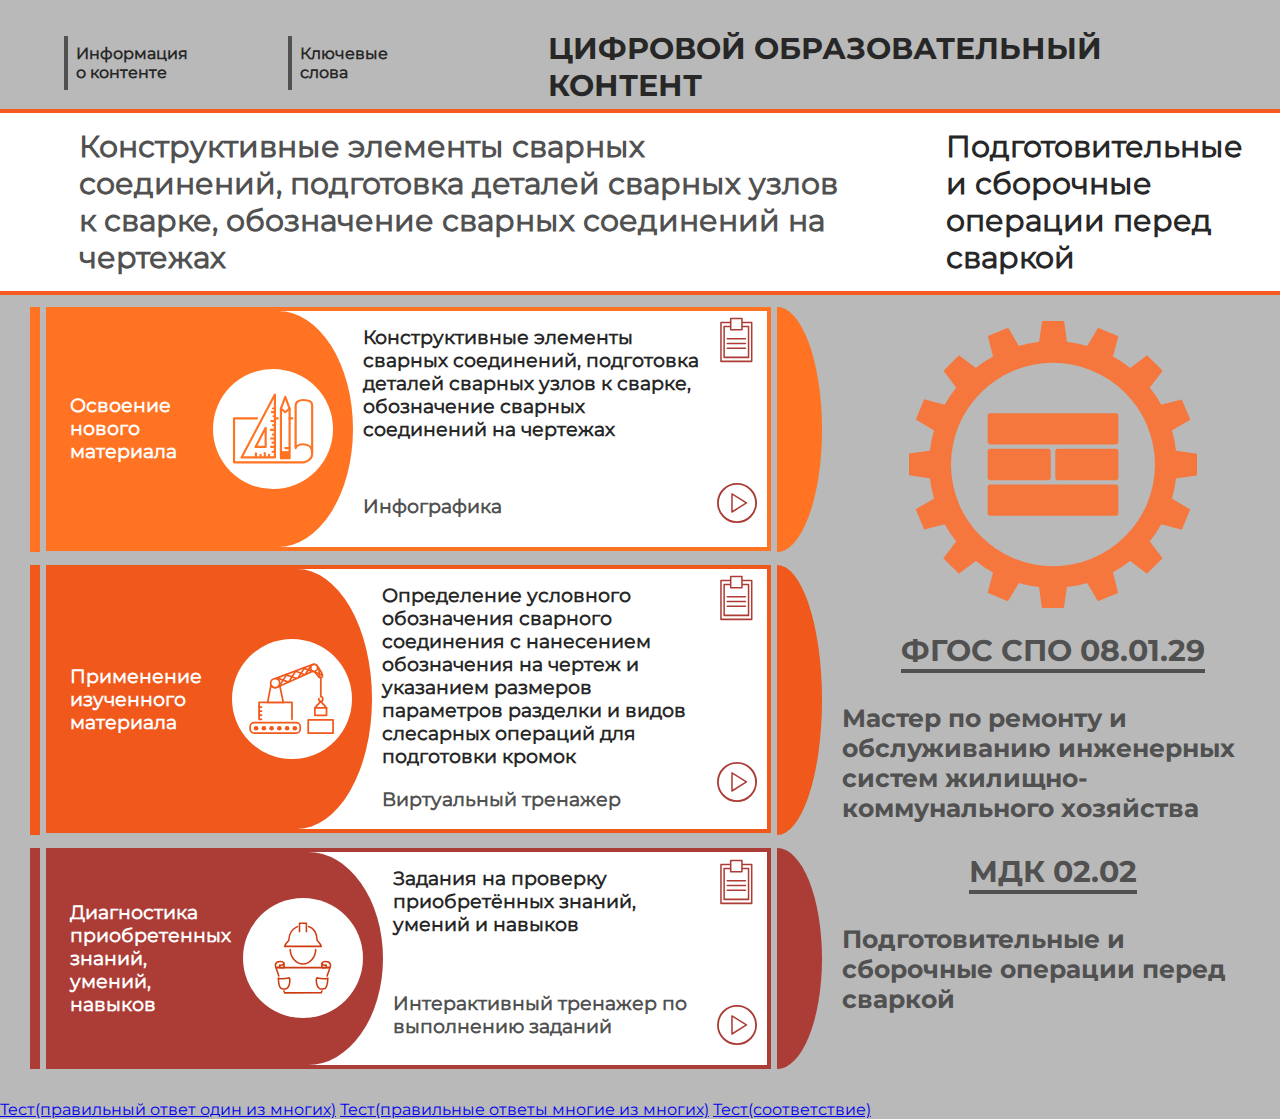
<file: index.html>
<!DOCTYPE html>
<html lang="en">
  <head>
    <meta charset="UTF-8" />
    <meta http-equiv="X-UA-Compatible" content="IE=edge" />
    <meta name="viewport" content="width=device-width, initial-scale=1.0" />
    <title>Document</title>
    <link rel="stylesheet" href="css/style.css" />
    <link rel="stylesheet" href="css/modal_windows.css" />
    <link rel="stylesheet" href="css/style_adaptiv.css" />
    <script defer src="js/script.js"></script>
  </head>
  <body>
    <div class="header">
      <!-- кнопки открытия модальных окон -->
      <div id="info">
        <div class="line">
          <h4 class="head_item" id="head_info">Информация о контенте</h4>
        </div>
        <div class="line">
          <h4 class="head_item" id="head_word">Ключевые слова</h4>
        </div>
      </div>
      <h3 class="head">ЦИФРОВОЙ ОБРАЗОВАТЕЛЬНЫЙ КОНТЕНТ</h3>
    </div>
    <div class="title">
      <!-- тема -->
      <h3 id="theme">
        Конструктивные элементы сварных соединений, подготовка деталей сварных
        узлов к сварке, обозначение сварных соединений на чертежах
      </h3>
      <!-- задание -->
      <h3 id="title">Подготовительные и сборочные операции перед сваркой</h3>
    </div>
    <div class="main">
      <!-- плашки навигации -->
      <div class="items">
        <div id="line_first" class="line_item">
          <a id="first" class="ssilka" href="eom1.html">
            <div class="left">
              <h4 class="title_item">Освоение нового материала</h4>
              <div class="img">
                <img src="img/item_fon.svg" alt="" class="img_item" />
              </div>
            </div>
          </a>
          <div class="righ">
            <div class="text">
              <h4>
                Конструктивные элементы сварных соединений, подготовка деталей
                сварных узлов к сварке, обозначение сварных соединений на
                чертежах
              </h4>
              <h4 class="pod">Инфографика</h4>
            </div>
            <div class="icons">
              <img src="img/doc_fon.svg" alt="" class="icon" id="doc" />
              <a class="" href="eom1.html"
                ><img src="img/play_fon.svg" alt="" class="icon" id="play"
              /></a>
            </div>
          </div>
        </div>
        <div id="line_second" class="line_item">
          <a id="second" class="ssilka" href="virtual.html">
            <div class="left">
              <h4 class="title_item">Применение изученного материала</h4>
              <div class="img">
                <img src="img/cran_fon.svg" alt="" class="img_item" />
              </div>
            </div>
          </a>
          <div class="righ">
            <div class="text">
              <h4>
                Определение условного обозначения сварного соединения с нанесением обозначения на чертеж и указанием размеров параметров разделки и видов слесарных операций для подготовки кромок
              </h4>
              <h4 class="pod">Виртуальный тренажер</h4>
            </div>
            <div class="icons">
              <img src="img/doc_fon.svg" alt="" class="icon" id="doc_2" />
              <a href="virtual.html"
                ><img src="img/play_fon.svg" alt="" class="icon" id="play"
              /></a>
            </div>
          </div>
        </div>
        <div id="line_third" class="line_item">
          <a id="third" class="ssilka" href="trenirovka.html"
            ><div class="left">
              <h4 class="title_item">
                Диагностика приобретенных знаний, умений, навыков
              </h4>
              <div class="img">
                <img src="img/stroit_fon.svg" alt="" class="img_item" />
              </div>
            </div>
          </a>
          <div class="righ">
            <div class="text">
              <h4>Задания на проверку приобретённых знаний, умений и навыков</h4>
              <h4 class="pod">Интерактивный тренажер по выполнению заданий</h4>
            </div>
            <div class="icons">
              <img src="img/doc_fon.svg" alt="" class="icon" id="doc_3" />
              <a class="" href="trenirovka.html"
                ><img src="img/play_fon.svg" alt="" class="icon" id="play"
              /></a>
            </div>
          </div>
        </div>
      </div>
      <!-- логотип и краткая информация -->
      <div class="main_dop">
        <div class="logo"><img src="img/logo_no_fon.svg" alt="" /></div>
        <div class="logo_line">ФГОС СПО 08.01.29</div>
        <div class="logo_noline">
          Мастер по ремонту и обслуживанию инженерных систем
          жилищно-коммунального хозяйства
        </div>
        <div class="logo_line">МДК 02.02</div>
        <div class="logo_noline">
          Подготовительные и сборочные операции перед сваркой
        </div>
      </div>
    </div>

    <!-- ссылки на тесты -->
    <a href="test_one_of_many.html">Тест(правильный ответ один из многих)</a>
    <a href="test_many_of_many.html"
      >Тест(правильные ответы многие из многих)</a
    >
    <a href="test_compliance.html">Тест(соответствие)</a>

    <!-- модальное окно Информация о контенте -->
    <div id="modal_wrapper" class="modal-wrapper">
      <div class="modal_main">
        <div id="close" class="modal__close"> &#10006;</div>
        <div class="modal_body">
          <h3 class="modal__title">ФГОС СПО:</h3>
          <p class="modal_text">
            Федеральный государственный образовательный стандарт среднего
            профессионального образования по специальности 08.01.29 Мастер по
            ремонту и обслуживанию инженерных систем жилищно-коммунального
            хозяйства, утвержден Приказом Минпросвещения России от от 18 ноября
            2022 г. № 1003
          </p>
          <h3 class="modal__title">ПООП Профессионалитета</h3>
          <p class="modal_text">
            Текст Текст Текст Текст Текст Текст Текст Текст Текст Текст Текст
            Текст Текст Текст Текст Текст Текст Текст Текст Текст Текст
          </p>
          <h3 class="modal__title">Профессиональный модуль:</h3>
          <p class="modal_text">
            ПМ.02 Выполнение сварочных работ при ремонте оборудования систем
            отопления, водоснабжения и водоотведения;
          </p>
        </div>
      </div>
    </div>
    <!-- модальное окно Ключевые слова -->
    <div id="words" class="modal-wrapper">
      <div class="modal_main">
        <div id="close_words" class="modal__close"> &#10006;</div>
        <div class="modal_body">
          <h3 class="modal__title">Ключевые слова:</h3>
          <!-- <h4 class="modal_podtitle">Заголовок</h4> -->
          <table class="iksweb">
            <tbody>
              <tr>
                <td>Слесарные операции</td>
                <td>
                  это воздействие на металлическую заготовку ручным или
                  механизированным инструментом с целью получения готовой детали
                  или соединения деталей в целое изделие
                </td>
              </tr>
              <tr>
                <td>Правка металла</td>
                <td>
                  операция, при которой устраняют неровности, вмятины, кривизну,
                  коробление, волнистость и другие дефекты материалов, заготовок
                  и деталей
                </td>
              </tr>
              <tr>
                <td>Рубка</td>
                <td>
                  слесарная операция, при выполнении которой режущим и ударным
                  инструментом с заготовки удаляют лишние слои металла, вырубают
                  пазы и канавки или разделяют заготовку на части
                </td>
              </tr>
              <tr>
                <td>Разделка кромок</td>
                <td>придание кромкам подлежащим сварке необходимой формы</td>
              </tr>
              <tr>
                <td>Скос кромки</td>
                <td>прямолинейный наклонный срез кромки, подлежащей сварке</td>
              </tr>
              <tr>
                <td>Сварка</td>
                <td>
                  процесс получения неразъёмных соединений посредством
                  установления межатомных связей между свариваемыми частями при
                  их местном или общем нагреве, пластическом деформировании или
                  совместном действии того и другого
                </td>
              </tr>
              <tr>
                <td>Сварное соединение</td>
                <td>это неразъемное соединение, выполненное сваркой</td>
              </tr>
              <tr>
                <td>
                  Конструктивные элементы сварных швов и сварных соединений
                </td>
                <td>размеры кромок под сварку и размеры сварного шва</td>
              </tr>
            </tbody>
          </table>
        </div>
      </div>
    </div>
    <!-- модальное окно Рекомендации 1 -->
    <div id="recomends" class="modal-wrapper">
      <div class="modal_main">
        <div id="close_recomends" class="modal__close"> &#10006;</div>
        <div class="modal_body">
          <h3 class="modal__title">
            Рекомендации для обучающегося(самостоятельная работа)
          </h3>
          <p>
            Ознакомьтесь с теоретическим материалом по новой теме. Просмотрите
            динамическую инфографику по теме &laquo;Конструктивные элементы
            сварных соединений, подготовка деталей сварных узлов к сварке,
            обозначение сварных соединений на чертежах.&raquo;.
          </p>

          <p>
            Если в процессе изучения материала возникнут вопросы, запишите их
            для дальнейшего обсуждения с преподавателем и/или с группой
            обучающихся.
          </p>

          <p>
            Обратите внимание на основные вопросы, подтверждающие взаимосвязь
            знаний и умений при изучении модуля:
          </p>

          <ul>
            <li>
              слесарные операции при выполнении сварочных работ&nbsp;&nbsp;
            </li>
            <li>виды разделок кромок и конструктивные элементы</li>
            <li>обозначение сварных соединений на чертежах</li>
          </ul>

          <p>При необходимости прослушайте/просмотрите материал еще раз.</p>

          <p>Возвращайтесь к наиболее сложным аспектам темы.</p>

          <p>
            &nbsp;Соблюдайте здоровьесберегающий режим: чередуйте работу с
            электронными носителями с отдыхом и гимнастикой для глаз.
          </p>

          <hr />

          <h3 class="modal__title">Рекомендации для преподавателя</h3>
          <p class="modal_text">Преподаватель должен</p>
          <ul>
            <li>
              организовать просмотр динамической инфографики и последующую
              беседу по уточнению и конкретизации первичных знаний;
            </li>
            <li>
              создать условия для освоения обучающимися знаний в форме
              интерактивной деятельности;
            </li>
            <li>
              формировать у обучающихся мотивацию к усвоению нового материала,
              образованию как основному инструменту достижения личного и
              профессионального успеха;
            </li>
            <li>
              ознакомить обучающихся со слесарными операциями, выполняемыми при
              подготовке деталей к сварке
            </li>
            <li>ознакомить с подготовкой кромок деталей к сварке и сборке;</li>
            <li>
              ознакомить с системой обозначения сварных соединений на чертежах
            </li>
            <li>
              содействовать установлению в сознании обучающихся устойчивых
              связей между накопленным и новым опытом познавательной
              деятельности;
            </li>
            <li>
              фиксировать предложенные обучающимися гипотезы, курировать их
              обсуждение.
            </li>
          </ul>
        </div>
      </div>
    </div>
    <!-- модальное окно Рекомендации 2 -->
    <div id="recomends_2" class="modal-wrapper">
      <div class="modal_main">
        <div id="close_recomends_2" class="modal__close"> &#10006;</div>
        <div class="modal_body">
          <h3 class="modal__title">
            Рекомендации для обучающегося(самостоятельная работа)
          </h3>
          <p>
            Запустите виртуальный тренажер по теме &laquo;Определение условного
            обозначения сварного соединения с нанесением обозначения на чертеж и
            указанием размеров параметров разделки и видов слесарных операций
            для подготовки кромок&raquo;.
          </p>

          <p>
            В ходе практической работы выполните тренировочные задания, которые
            помогут освоить новый материал.
          </p>

          <p>
            В процессе интерактивного взаимодействия с тренажером познакомьтесь
            с видами сварных соединений, конструктивными размерами сварных швов
            и сварных соединений, способами термической резки при подготовке
            кромок под сварку, условным обозначением сварных швов на чертежах.
          </p>

          <p>Уделите особое внимание правильной организации рабочего места.</p>

          <p>
            Проведите практическую работу с виртуальным оборудованием и
            фиксацией ее результатов в ЭОМ.
          </p>

          <p>
            Установите соответствие между текстовыми блоками на рисунке пробки
            радиатора, изучите строение термостата, радиатора;
          </p>

          <p>
            Выполните тренировочные задания на проверку первичного освоения
            материала.
          </p>

          <p>
            При выполнении заданий обратите внимание на рекомендации
            преподавателя.
          </p>

          <p>
            При возникновении ошибок возвращайтесь к повторному изучению
            теоретического материала.
          </p>
          <hr />
          <h3 class="modal__title">Рекомендации для преподавателя</h3>
          <p class="modal_text">Преподаватель должен</p>

          <ul>
            <li>
              организовать практическую, в т.ч. самостоятельную, деятельность
              обучающихся для отработки навыков решения определенных учебных
              заданий;
            </li>
            <li>
              обеспечить усвоение обучающимися знаний и способов действий на
              уровне применения их в разнообразных ситуациях;
            </li>
            <li>объяснить обучающимся порядок выполнения заданий;</li>
            <li>консультировать обучающихся по мере необходимости;</li>
            <li>
              обеспечить в ходе выполнения тренировочных заданий повышение
              уровня осмысления изученного материала, глубины его понимания;
            </li>
            <li>
              обеспечить усвоение обучающимися определение условного обозначения
              сварного соединения с нанесением обозначения на чертеж и указанием
              размеров параметров разделки и видов слесарных операций для
              подготовки кромок.
            </li>
            <li>
              выявить недостатки в знаниях и способах действий обучающихся,
              установить причины выявленных недостатков;
            </li>
            <li>
              способствовать развитию умения правильно составлять план и
              пользоваться им, сопоставлять факты и события, сравнивать,
              анализировать, систематизировать материал и формулировать выводы,
              находить нужную информацию и использовать ее на практике.
            </li>
          </ul>
        </div>
      </div>
    </div>
    <!-- модальное окно Рекомендации 3 -->
    <div id="recomends_3" class="modal-wrapper">
      <div class="modal_main">
        <div id="close_recomends_3" class="modal__close"> &#10006;</div>
        <div class="modal_body">
          <h3 class="modal__title">
            Рекомендации для обучающегося(самостоятельная работа)
          </h3>
          <p>
            Запустите интерактивный тренажер по теме &laquo;Определение
            условного обозначения сварного соединения с нанесением обозначения
            на чертеж и указанием размеров параметров разделки и видов слесарных
            операций для подготовки кромок&raquo;.
          </p>

          <p>Последовательно ознакомьтесь с условиями учебной задачи.</p>

          <p>
            Выполните задания. Обратите внимание на отсутствие подсказок и
            ограниченное число попыток.
          </p>

          <p>
            При выполнении заданий обратите внимание на рекомендации
            преподавателя.
          </p>

          <p>
            Выполните тренировочные задания на проверку приобретенных знаний,
            умений и навыков:
          </p>

          <ul>
            <li>интерактивное задание с выбором одного правильного ответа;</li>
            <li>интерактивное задание с выбором последовательности действий</li>
            <li>интерактивное задание с выбором соответствия</li>
          </ul>

          <p>Осуществите самопроверку и предварительную оценку.</p>

          <p>
            Используйте технологию пошагового контроля по результату за каждое
            задание.
          </p>

          <p>Сформулируйте конечный результат своей работы.</p>

          <p>
            При возникновении ошибок возвращайтесь к повторному изучению
            теоретического материала.
          </p>
          <hr />
          <h3 class="modal__title">Рекомендации для преподавателя</h3>
          <p class="modal_text">Преподаватель должен</p>
          <ul>
            <li>
              обеспечить формирование у обучающихся умений самостоятельно
              применять знания в разнообразных ситуациях, в т.ч. при выполнении
              заданий разного уровня сложности;
            </li>
            <li>контролировать выполнение заданий;</li>
            <li>
              проверить степень усвоения знаний, умений при выполнении заданий
              разного уровня сложности;
            </li>
            <li>
              мотивировать обучающихся для получения максимального количества
              баллов и подтверждения профессиональной компетентности;
            </li>
            <li>отмечать степень вовлеченности обучающихся в работу;</li>
            <li>подготовить обучающихся к самооценке и рефлексии.</li>
          </ul>
        </div>
      </div>
    </div>
  </body>
</html>
</file>
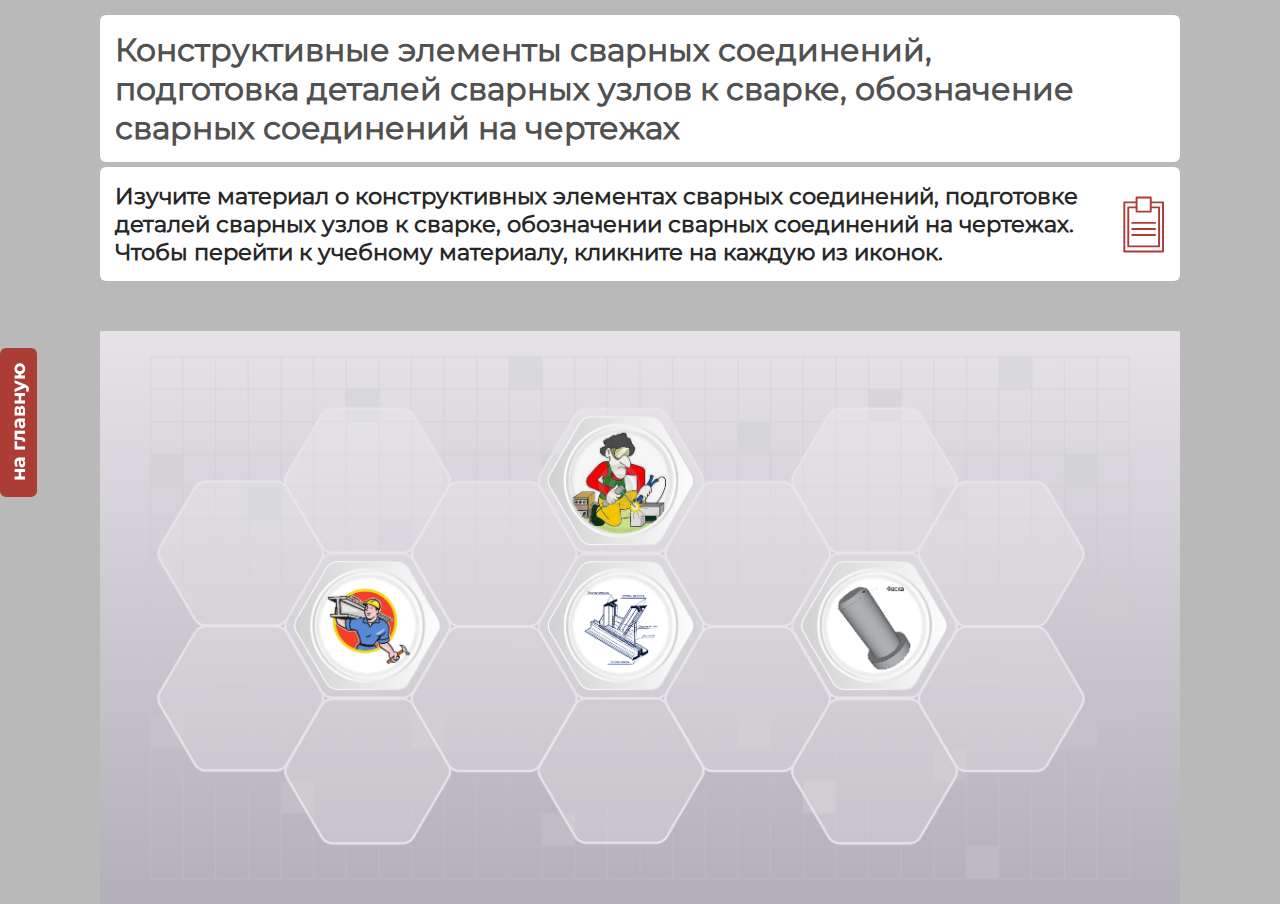
<file: eom1.html>
<!DOCTYPE html>
<html lang="en">
  <head>
    <meta charset="UTF-8" />
    <meta http-equiv="X-UA-Compatible" content="IE=edge" />
    <meta name="viewport" content="width=device-width, initial-scale=1.0" />
    <title>Document</title>
    <link rel="stylesheet" href="css/eom1.css" />
    <link rel="stylesheet" href="css/trenirovka_adaptiv.css" />
    <link rel="stylesheet" href="css/modal_windows.css" />
    <script defer src="js/tabs&modal.js"></script>
  </head>

  <body>
    <div class="container">
      <!-- кнопка на главную -->
      <div class="" id="back">
        <a href="index.html">на главную</a>
      </div>
      <!-- раздел вкладок -->
      <div class="tabs">
        <div class="tab-body__item" id="tab-1">
          <div class="head">
            <!-- тема -->
            <h3 id="theme">
              Конструктивные элементы сварных соединений, подготовка деталей
              сварных узлов к сварке, обозначение сварных соединений на чертежах
            </h3>
          </div>
          <div class="text">
            <!-- задание -->
            <h3 id="title">
              Изучите материал о конструктивных элементах сварных соединений,
              подготовке деталей сварных узлов к сварке, обозначении сварных
              соединений на чертежах. Чтобы перейти к учебному материалу,
              кликните на каждую из иконок.
            </h3>
            <img src="img/doc_fon.svg" alt="" class="icon" id="doc" />
          </div>
          <!-- основная часть -->
          <div class="main">
            <!-- иконки инфографики -->
            <div class="sublayers">
              <div
                class="info mask"
                data-target="slaid-1"
                data-hover="img/иконки навигации эом1/01.png"
                style="top: 41%; left: 20%; width: 11%; height: 20%"
              ></div>
              <div
                class="info mask"
                data-target="slaid-2"
                data-hover="img/иконки навигации эом1/02.png"
                style="top: 41.28%; left: 43%; width: 11%; height: 20%"
              ></div>
              <div
                class="info mask"
                data-target="slaid-3"
                data-hover="img/иконки навигации эом1/03.png"
                style="top: 41%; left: 65.5%; width: 11%; height: 20%"
              ></div>
            </div>
            <!-- главный фон иконок -->
            <img
              class="main_bg"
              src="img/иконки навигации эом1/00.png"
              alt=""
            />
            <!-- меняющийся фон иконок -->
            <img
              class="hover_img hide"
              src="img/иконки навигации эом1/00.png"
              alt=""
            />
          </div>
          <div class="hidden_back" id="">
            <a href="index.html">на главную</a>
          </div>
        </div>
      </div>
    </div>
    <!-- модальное окно Последовательность операций -->
    <div id="modal_wrapper" class="modal-wrapper">
      <div class="modal_main">
        <!-- <div id="close" class="modal__close">&times;</div> -->
        <div id="close" class="modal__close">&#10006;</div>
        <div class="modal_body">
          <h3 class="modal__title">Последовательность операций</h3>
          <p class="modal_text">
            1.Текст Текст Текст Текст Текст Текст Текст Текст Текст Текст Текст
            Текст Текст Текст Текст Текст Текст Текст
          </p>
          <p class="modal_text">
            2.Текст Текст Текст Текст Текст Текст Текст Текст Текст Текст Текст
            Текст Текст Текст Текст Текст Текст Текст
          </p>
          <p class="modal_text">
            3.Текст Текст Текст Текст Текст Текст Текст Текст Текст Текст Текст
            Текст Текст Текст Текст Текст Текст Текст
          </p>
        </div>
      </div>
    </div>
    <!-- слайд 1 -->
    <div id="slaid1" class="modal-wrapper">
      <div class="modal_main slaid">
        <div class="content">
          <!-- крестик -->
          <div id="close_slaid1" class="tab-header_btn previos">&#10006;</div>
          <!-- заголовок статьи -->
          <div class="article_title">
            <h3>
              <strong
                >Слесарные операции, выполняемые при подготовке металла к
                сварке</strong
              >
            </h3>
          </div>
          <!-- статья -->
          <div class="article">
            <p>
              Слесарные операции предусматривают изготовление заготовок и
              готовых деталей для сварных узлов различными способами. Основными
              видами слесарных операций при этом являются: правка, гибка, рубка,
              резка, опиливание металла и разметка.
            </p>

            <p>
              <strong>Правка металла</strong> &mdash; операция, при которой
              устраняют неровности, вмятины, кривизну, коробление, волнистость и
              другие дефекты материалов, заготовок и деталей.
            </p>

            <p>
              Металл правят либо вручную, либо на различных станках. Ручную
              правку выполняют на чугунных или стальных правильных плитах,
              наковальнях ударами кувалды или с помощью ручного винтового
              пресса.
            </p>

            <p><strong>Ручная правка</strong></p>
            <div class="imgs">
              <img
                src="img/картинки для слайдов эом1/Рисунок4.jpg"
                alt=""
                srcset=""
              />
              <img
                src="img/картинки для слайдов эом1/Рисунок5.jpg"
                alt=""
                srcset=""
              />
              <img
                src="img/картинки для слайдов эом1/Рисунок6.png"
                alt=""
                srcset=""
              />
            </div>
            <p>
              <strong>Листовой прокат правят на листоправильных машинах</strong>
            </p>
            <div class="imgs">
              <img
                src="img/картинки для слайдов эом1/Рисунок7.jpg"
                alt=""
                srcset=""
              />
              <img
                src="img/картинки для слайдов эом1/Рисунок8.jpg"
                alt=""
                srcset=""
              />
              <img
                src="img/картинки для слайдов эом1/Рисунок9.jpg"
                alt=""
                srcset=""
              />
              <img
                src="img/картинки для слайдов эом1/Рисунок10.jpg"
                alt=""
                srcset=""
              />
            </div>
            <p>
              <strong
                >Угловая сталь правится на правильных вальцах (прессах),
                двутавры и швеллеры - на приводных или ручных правильных
                прессах.</strong
              >
            </p>

            <p>
              <strong>Гибка </strong>&mdash; слесарная операция, широко
              применяемая для придания заготовкам определенной формы при
              изготовлении деталей.
            </p>

            <p>
              &nbsp;Для гибки вручную применяют правильные плиты, рихтовальные
              бабки, наковальни, тиски, оправки, кувалды, молотки металлические
              и деревянные (киянки) и специальные приспособления.
            </p>

            <p><strong>Ручная гибка</strong></p>
            <div class="imgs">
              <img
                src="img/картинки для слайдов эом1/Рисунок11.jpg"
                alt=""
              /><img
                src="img/картинки для слайдов эом1/Рисунок12.jpg"
                alt=""
              /><img
                src="img/картинки для слайдов эом1/Рисунок13.jpg"
                alt=""
              /><img src="img/картинки для слайдов эом1/Рисунок14.jpg" alt="" />
            </div>
            <p>
              <strong>Механизированная гибка</strong> выполняется на гибочных
              прессах и вальцах.
            </p>

            <p>
              Детали и заготовки больших сечений гнут с предварительным
              подогревом, в результате чего металл становится более пластичным,
              что облегчает процесс гибки.
            </p>
            <div class="imgs">
              <img
                src="img/картинки для слайдов эом1/Рисунок15.jpg"
                alt=""
              /><img
                src="img/картинки для слайдов эом1/Рисунок16.jpg"
                alt=""
              /><img src="img/картинки для слайдов эом1/Рисунок17.jpg" alt="" />
            </div>
            <p>
              <strong>Рубка </strong>&mdash; слесарная операция, при выполнении
              которой режущим и ударным инструментом с заготовки удаляют лишние
              слои металла, вырубают пазы и канавки или разделяют заготовку на
              части. Режущим инструментом служат зубило, крейцмейсель, а ударным
              &mdash; молоток.
            </p>

            <p><strong>Ручная рубка</strong></p>
            <div class="imgs_vetical">
              <img src="img/картинки для слайдов эом1/Рисунок18.jpg" alt="" />
            </div>
            <p>
              На металлообрабатывающих, машиностроительных предприятиях, крупных
              мастерских применяется механизированная рубка металла.
            </p>

            <p>
              Наиболее распространённой является рубка с применением различных
              гильотин для рубки листового проката, пресс-ножниц для рубки
              профильного проката, угловысечных станков для вырубки углов в
              листовом прокате.
            </p>

            <p>
              &nbsp;Механизация рубки позволяет повысить качество рубленого
              края, осуществлять вырубку более толстого металла, увеличить
              скорость получения готовой заготовки.
            </p>

            <p><strong>Механизированная рубка</strong></p>
            <div class="imgs">
              <img
                src="img/картинки для слайдов эом1/Рисунок19.jpg"
                alt=""
              /><img
                src="img/картинки для слайдов эом1/Рисунок20.jpg"
                alt=""
              /><img src="img/картинки для слайдов эом1/Рисунок21.jpg" alt="" />
            </div>
            <p>
              <strong>Резка </strong>&mdash; это операция разделения металлов и
              других материалов на части. В зависимости от формы и размеров
              заготовок резку проводят механическим способом: ручной ножовкой,
              ручными или рычажными ножницами, либо термическим способом
              кислородной, плазменной или лазерной резкой.
            </p>

            <p>
              Ручная резка не является высокоэффективной, поэтому в промышленном
              производстве не используется. Ручными ножницами быстро разрезают
              материал, толщиной до 3 мм; они имеют разные типы зубьев и
              предназначены для прямого и для криволинейного реза.
            </p>

            <p><strong>Ручная резка</strong></p>
            <div class="imgs">
              <img
                src="img/картинки для слайдов эом1/Рисунок22.jpg"
                alt=""
              /><img
                src="img/картинки для слайдов эом1/Рисунок23.jpg"
                alt=""
              /><img src="img/картинки для слайдов эом1/Рисунок24.jpg" alt="" />
            </div>
            <p>
              <strong>Газокислородная резка</strong> металла заключается в
              сгорании предварительно разогретого металла в струе химически
              чистого кислорода, с последующим удалением (выдувкой) этой струёй
              расплавленного металла из зоны реза. Современная газокислородная
              технология позволяет резать сталь толщиной от 2 до 2000мм.
              Диапазон максимально полезной эффективности газокислородной резки
              составляет 30 &mdash; 300 мм.
            </p>

            <p>
              <strong>Плазменная резка</strong> использует свойства
              ионизированного газа, образующегося в электрической дуге под
              высоким давлением. Такая электрическая дуга обладает высокой
              электропроводимостью, что дает возможность сформировать ее в
              тонкую струю температурой 5000 &mdash; 30000 градусов. Такая струя
              позволяет резать любые электропроводные металлы и их сплавы:
              углеродистую, нержавеющую, легированную сталь, медь, алюминий,
              титан и другие.
            </p>

            <p>
              <strong>Резку при помощи лазера</strong> отличает высокая
              производительность и точность реза, ширина реза составляет всего
              0,5 мм. Применяется лазерная резка для изготовления изделий любой
              сложности из черных, цветных металлов, сплавов, пластиков, стекла
              и дерева. Резка металла лазером производится в диапазоне от 0,2 до
              35 мм., но высокую эффективность показывает на толщинах до 12 мм.
            </p>

            <p><strong>Механизированная резка.</strong></p>
            <div class="imgs">
              <img
                src="img/картинки для слайдов эом1/Рисунок25.jpg"
                alt=""
              /><img
                src="img/картинки для слайдов эом1/Рисунок26.jpg"
                alt=""
              /><img src="img/картинки для слайдов эом1/Рисунок27.jpg" alt="" />
            </div>
            <p>
              <strong>Опиливание металла</strong> &mdash; одна из самых широко
              применяемых заключительных операций состоит в удалении небольших
              слоев металла напильником. С ее помощью с заготовок удаляют
              ржавчину, окалину, выравнивают шероховатые поверхности, а также
              придают деталям необходимую форму и размеры. Основными рабочими
              инструментами, применяемыми при опиливании, являются напильники,
              рашпили и надфили.
            </p>
            <div class="imgs_vetical">
              <img src="img/картинки для слайдов эом1/Рисунок28.png" alt="" />
            </div>
            <p>
              <strong>Разметка </strong>&ndash; это операция, при которой на
              заготовку наносятся точки и линии, обозначающие места проведения
              дальнейших слесарных работ. Разметка определяет линии отреза и
              точки&nbsp;сверления, выполнения&nbsp;сварки, изгиба и прочих
              операций. Разметку производят точками, которые называют кернами и
              линиями, которые называют рисками.
            </p>

            <p>
              &nbsp;Разметка выполняется при помощи специальных приспособлений и
              инструментов: угольников, угломеров, штангенциркулей,
              штангенрейсмусов и др. при единичном производстве. В промышленном
              производстве применяют разметно-маркировочные автоматы, они
              работают на основе оптики по заданной программе. Керн движется
              быстро, размеченный листовой прокат выезжает из автомата со
              скоростью до 10 метров в минуту.
            </p>
          </div>
        </div>
      </div>
    </div>
    <!-- слайд 2 -->
    <div id="slaid2" class="modal-wrapper">
      <div class="modal_main slaid">
        <div class="content">
          <!-- крестик -->
          <div id="close_slaid2" class="tab-header_btn previos">&#10006;</div>
          <!-- заголовок статьи -->
          <div class="article_title">
            <h3>
              <strong>Подготовка кромок под сварку</strong>
            </h3>
          </div>
          <!-- статья -->
          <div class="article">
            <p>
              Перед выполнением сварочных работ следует произвести этапы
              подготовки рабочего изделия. Одной из подобных процедур
              является&nbsp;<strong>разделка кромок</strong>. Суть данного
              процесса заключается в придании кромкам, подлежащих свариванию,
              необходимых размеров и формы.
            </p>

            <p>
              Прежде чем приступать к разделке кромок, необходимо
              произвести&nbsp;<strong>очистку поверхности</strong> от ржавчины,
              масла, влаги, окалины и различного рода неметаллических
              загрязнений. Наличие указанных загрязнений приводит к образованию
              в сварных швах пор, трещин, шлаковых включений, что приводит к
              снижению прочности и плотности сварного соединения.
            </p>

            <p>Для этого используются следующие методы:</p>

            <ol>
              <li>
                Механическая очистка при помощи металлических щеток, абразивных
                кругов.
              </li>
              <li>
                Химическая обработка растворителями, убирающими жир и окислы со
                сварочной поверхности. Используются жидкости на основе ксилола,
                уайт-спирита, бензина. Для удаления оксидных пленок применяются
                кислоты.
              </li>
            </ol>

            <p>
              &nbsp;После зачистки поверхности осуществляется разделка.&nbsp;
            </p>

            <p>
              Кромки разделывают в целях полного провара заготовок по сечению,
              что является одним из условий равнопрочности сварного соединения с
              основным металлом.
            </p>

            <p>
              Разделка кромок производится вручную, механически или с
              использованием горелок. Холодные технологии предпочтительнее,
              кромка получается ровнее. Тип и угол разделки зависит от способа
              сварки, вида сварного соединения и толщины заготовок. Размеры
              кромок указаны в соответствующих ГОСТах.
            </p>

            <p>
              Формы подготовки кромок под сварку различают V, U, X &ndash;
              образные.
            </p>

            <p><strong>V-ОБРАЗНАЯ РАЗДЕЛКА</strong></p>
            <div class="imgs">
              <img src="img/картинки для слайдов эом1/Рисунок29.png" alt="" />
              <img src="img/картинки для слайдов эом1/Рисунок30.png" alt="" />
              <img src="img/картинки для слайдов эом1/Рисунок31.png" alt="" />
            </div>
            <p><strong>X-ОБРАЗНАЯ РАЗДЕЛКА</strong></p>
            <div class="imgs_vetical">
              <img src="img/картинки для слайдов эом1/Рисунок32.png" alt="" />
            </div>
            <p><strong>U-ОБРАЗНАЯ РАЗДЕЛКА</strong></p>
            <div class="imgs_vetical">
              <img src="img/картинки для слайдов эом1/Рисунок33.png" alt="" />
            </div>
            <p>
              V-образная разделка кромок самая распространенная и самая простая
              для выполнения. Торцы деталей стачиваются и если смотреть в
              сечении кромки как бы создают контур латинской буквы &ndash; V.
            </p>

            <p>
              Х-образная разделка так же как и V-образная разделка применяется
              достаточно часто. Представляет из себя фактически V- образную
              разделку верхней и нижней части детали образующую как бы букву Х.
            </p>

            <p>
              Применяется она в тех случаях когда толщины превышают 8 мм, это
              при сварки листовых и профильных конструкций. Если речь идёт о
              сварке трубопроводов, то Х-образная разделка применяется уже при
              толщине 3 миллиметра и более
            </p>

            <p>
              U-образная разделка используется реже других типов разделок кромки
              под сварку из-за сложности формирования подобного профиля.
              Применяется, когда необходимо получить соединение очень высокого
              качества. Кроме того, способ снижает затраты на расходные
              материалы. Экономия достигается за счет оптимальной формы
              сварочной ванны. Таким способом варятся детали толщиной от 20 до
              60 мм.
            </p>

            <p>
              Во всех случаях разделку допускается выполнять только на одной
              кромке.
            </p>

            <p>
              При выполнении разделки необходимо выдержать определенные
              геометрические размеры. Элементы геометрической формы подготовки
              кромок под сварку: а &mdash; угол разделки кромок,&beta; &ndash;
              угол скоса кромки,&nbsp;<em>b &mdash;&nbsp;</em>зазор,&nbsp;<em
                >с &mdash;</em
              >&nbsp;притупление кромок.
            </p>

            <p>
              <strong>Угол разделки кромок</strong><em> &mdash;</em>&nbsp;угол
              между скошенными кромками свариваемых частей. В зависимости от
              способа сварки и типа соединения он изменяется от 60 до 90&deg;
            </p>

            <p>
              <strong>Угол скоса кромки</strong><em> &mdash;</em>&nbsp;острый
              угол между плоскостью скоса кромки и плоскостью торца. Обычно
              составляет 30&mdash;50&deg;.
            </p>

            <p>
              <strong>Скос кромки</strong><em> &mdash;</em>&nbsp;прямолинейный
              наклонный срез кромки, подлежащей сварке.
            </p>

            <p>
              <strong>Зазор</strong><em> &mdash;</em>&nbsp;кратчайшее расстояние
              между кромками собранных для сварки деталей. В зависимости от
              толщины свариваемого металла обычно составляет 0&mdash;5 мм.
              Наличие зазора необходимо для провара корня шва. Чем больше зазор,
              тем глубже проплавление металла.
            </p>

            <p>
              <strong>Притупление кромки</strong
              ><em> &mdash;</em>&nbsp;нескошенная часть торца кромки, подлежащей
              сварке. В зависимости от толщины свариваемого металла составляет
              1&mdash;3 мм. Его назначение &mdash; обеспечить правильное
              формирование шва и предотвратить прожоги в корне шва.
            </p>

            <p>
              При сварке листов разной толщины разделку кромок выполняют по
              схеме
            </p>
            <div class="imgs_vetical">
              <img src="img/картинки для слайдов эом1/Рисунок34.png" alt="" />
            </div>
            <p>Для односторонней разделки ширина скоса</p>

            <p>
              <img
                src="img/картинки для слайдов эом1/Рисунок35.png"
                alt=""
              />где S1, S &mdash; толщина соответственно толстого и тонкого
              металла.
            </p>

            <p>Для двусторонней разделки ширина скоса</p>
            <div class="imgs_vetical">
              <img src="img/картинки для слайдов эом1/Рисунок36.png" alt="" />
            </div>
            <p>
              Также, для сварки листов разной толщины применяется сборка&raquo;
              в замок&raquo;
            </p>
            <div class="imgs_vetical">
              <img src="img/картинки для слайдов эом1/Рисунок37.png" alt="" />
            </div>
            <p>
              При сварке тонколистового металла применяется отбортовка кромок
            </p>
            <div class="imgs_vetical">
              <img src="img/картинки для слайдов эом1/Рисунок38.png" alt="" />
            </div>
          </div>
        </div>
      </div>
    </div>
    <!-- слайд 3 -->
    <div id="slaid3" class="modal-wrapper">
      <div class="modal_main slaid">
        <div class="content">
          <!-- крестик -->
          <div id="close_slaid3" class="tab-header_btn previos">&#10006;</div>
          <!-- заголовок статьи -->
          <div class="article_title">
            <h3>
              <strong>Обозначения швов сварных соединений на чертежах</strong>
            </h3>
          </div>
          <!-- статья -->
          <div class="article">
            <p>
              Согласно Единой системе конструкторской документации (ЕСКД),
              изображения и обозначения швов сварных соединений на чертежах
              изделий должны соответствовать ГОСТ 2312-72 &laquo;Изображение
              швов сварных соединений&raquo;. Независимо от вида сварки видимый
              шов сварного соединения условно изображают
              <strong>сплошной основной линией</strong>, невидимый &ndash;
              штриховой.
            </p>
            <div class="imgs_vetical">
              <img src="img/картинки для слайдов эом1/Рисунок39.png" alt="" />
            </div>
            <p>
              Обозначение шва отмечают линией-выноской, заканчивающейся
              односторонней стрелкой.
            </p>

            <p>
              Характеристика шва проставляется над полкой линии выноски (для
              лицевой стороны шва) или под полкой (для обратной стороны шва).
            </p>

            <p>
              Структура условного обозначения стандартного шва приведена на
              рисунке
            </p>
            <div class="imgs_vetical">
              <img src="img/картинки для слайдов эом1/Рисунок40.png" alt="" />
            </div>
            <p>
              Ниже приведены номера некоторых стандартов на виды и
              конструктивные элементы швов сварных соединений для различных
              видов сварки:
            </p>

            <p>
              ГОСТ 8713-79 &laquo;Сварка под флюсом. Сварные соединения&raquo;;
            </p>

            <p>
              ГОСТ 5264-80 &laquo;Ручная дуговая сварка. Соединения
              сварные&raquo;;
            </p>

            <p>
              ГОСТ 14771-76 &laquo;Дуговая сварка в защитном газе. Сварные
              соединения&raquo;;
            </p>

            <p>
              ГОСТ 15164-79 &laquo;Электрошлаковая сварка. Соединения
              сварные&raquo;.
            </p>

            <p>
              Этими стандартами в зависимости от толщины металла устанавливаются
              формы поперечного сечения и конструктивные элементы подготовленных
              кромок и выполненных швов, которым присваивают условные
              буквенно-цифровые обозначения.
            </p>

            <p>
              Для обозначения сварных швов используют также вспомогательные
              знаки. Все элементы условного обозначения располагаются в
              указанной последовательности и отделяются друг от друга дефисом.
            </p>

            <p>
              Буквенные обозначения способа сварки необходимо проставлять на
              чертеже только в случае применения в данном изделии нескольких
              видов сварки, например П &ndash; механизированная дуговая сварка,
              А &ndash; автоматическая дуговая, У &ndash; дуговая в углекислом
              газе и др.
            </p>

            <p>
              Ручная дуговая сварка не имеет буквенного обозначения. Можно не
              указывать на полке линии-выноски обозначения стандарта, если все
              швы в изделии выполняются по одному стандарту. В этом случае
              следует сделать соответствующее указание в примечаниях на чертеже.
              Примеры условного обозначения сварных швов приведены в таблице.
            </p>
            <div class="imgs_vetical">
              <img src="img/картинки для слайдов эом1/Рисунок41.png" alt="" />
            </div>
            <p>Примеры условного обозначения сварных швов</p>

            <div class="imgs_vetical">
              <img
                src="img/картинки для слайдов эом1/Рисунок42.png"
                alt=""
              /><img
                src="img/картинки для слайдов эом1/Рисунок43.png"
                alt=""
              /><img
                src="img/картинки для слайдов эом1/Рисунок44.png"
                alt=""
              /><img
                src="img/картинки для слайдов эом1/Рисунок45.png"
                alt=""
              /><img
                src="img/картинки для слайдов эом1/Рисунок46.png"
                alt=""
              /><img src="img/картинки для слайдов эом1/Рисунок47.png" alt="" />
            </div>
            <p>
              При наличии на чертеже нескольких одинаковых швов условное
              обозначение шва указывается только у одного из них, а
              применительно к остальным одинаковым швам указывается только их
              порядковые номера (на месте, где должно быть расположено условное
              обозначение шва). При этом, на линии выноске, имеющей полку с
              нанесенным обозначением шва также, допускается указывать
              количество одинаковых швов
            </p>
            <div class="imgs_vetical">
              <img src="img/картинки для слайдов эом1/Рисунок48.png" alt="" />
            </div>
            <p>
              Соединения, в которых четко не указаны размеры конструктивных
              элементов называют нестандартными. Обозначение нестандартных
              сварных швов на чертежах необходимо выполнять с указанием размеров
              всех составляющих элементов.
            </p>
            <div class="imgs_vetical">
              <img src="img/картинки для слайдов эом1/Рисунок49.jpg" alt="" />
            </div>
            <p>
              Если для шва сварного соединения установлен контрольный комплекс
              или категория контроля шва, то их обозначение допускается помещать
              под линией выноской.
            </p>
            <div class="imgs_vetical">
              <img src="img/картинки для слайдов эом1/Рисунок50.png" alt="" />
            </div>
            <p>
              Обозначение чистоты механически обработанной поверхности шва
              (шероховатости) наносят после условного обозначения шва, или
              приводят в технических требованиях чертежа.
            </p>
            <div class="imgs_vetical">
              <img src="img/картинки для слайдов эом1/Рисунок51.png" alt="" />
            </div>
          </div>
        </div>
      </div>
    </div>
  </body>
</html>
</file>
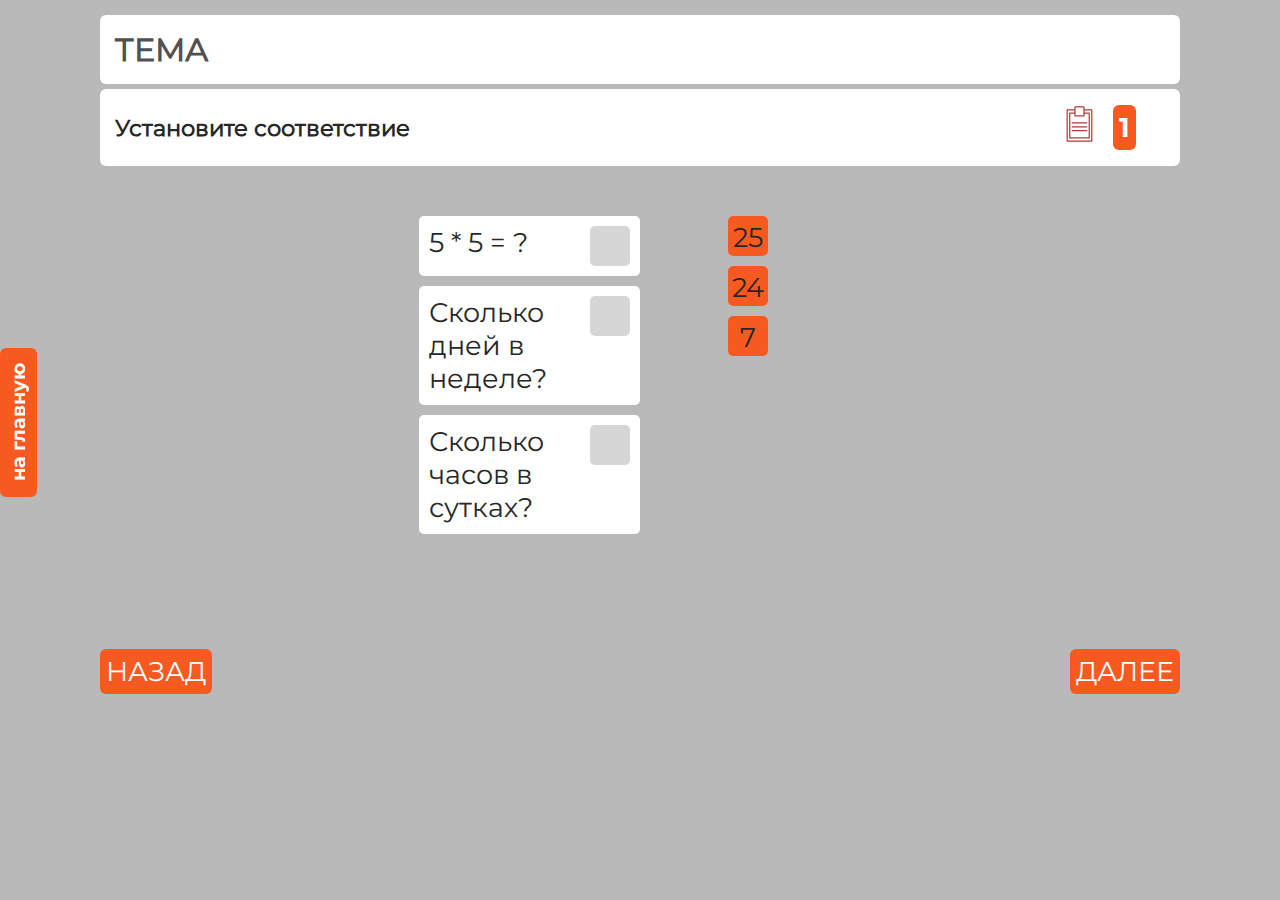
<file: test_compliance.html>
<!DOCTYPE html>
<html lang="en">
  <head>
    <meta charset="UTF-8" />
    <meta http-equiv="X-UA-Compatible" content="IE=edge" />
    <meta name="viewport" content="width=device-width, initial-scale=1.0" />
    <title>Document</title>
    <link rel="stylesheet" href="css/trenirovka.css" />
    <link rel="stylesheet" href="css/modal_windows.css">
    <script defer src="js/text_compliance.js"></script>
  </head>
  <body>
    <div class="container">
      <div class="" id="back">
        <a href="index.html">на главную</a>
      </div>
      <div class="tabs">
        <div class="tab-body">
          <div class="tab-body__item active" id="tab-1">
            <div class="head">
              <h3 id="theme">ТЕМА</h3>
            </div>
            <div class="text">
              <!-- задание -->
              <h3 id="title">Установите соответствие</h3>
              <div id="doc">
                <img src="img/doc_fon.svg" alt="" class="icon" />
              </div>
              <div class="btn number_task" id="number_task"></div>
            </div>
            <!-- блок для вопросов и ответов -->
            <div class="tasks" id="tasks"></div>
            <!-- навигация -->
            <div class="moves">
              <button
                disabled
                class="btn tab-header_btn previos"
                data-target="tab-1"
              >
                НАЗАД
              </button>
              <div class="back btn">
                <a href="index.html">на главную</a>
              </div>
              <button
                class="btn tab-header_btn next"
                id="next"
                data-target="tab-2"
              >
                ДАЛЕЕ
              </button>
            </div>
          </div>
        </div>
      </div>
    </div>
    <!-- модальное окно Последовательность операций -->
    <div id="modal_wrapper" class="modal-wrapper">
      <div class="modal_main">
        <div id="close" class="modal__close">&times;</div>
        <div class="modal_body">
          <h3 class="modal__title">Последовательность операций</h3>
          <p class="modal_text">
            1.Текст Текст Текст Текст Текст Текст Текст Текст Текст Текст Текст
            Текст Текст Текст Текст Текст Текст Текст
          </p>
          <p class="modal_text">
            2.Текст Текст Текст Текст Текст Текст Текст Текст Текст Текст Текст
            Текст Текст Текст Текст Текст Текст Текст
          </p>
          <p class="modal_text">
            3.Текст Текст Текст Текст Текст Текст Текст Текст Текст Текст Текст
            Текст Текст Текст Текст Текст Текст Текст
          </p>
        </div>
      </div>
    </div>
  </body>
</html>
</file>
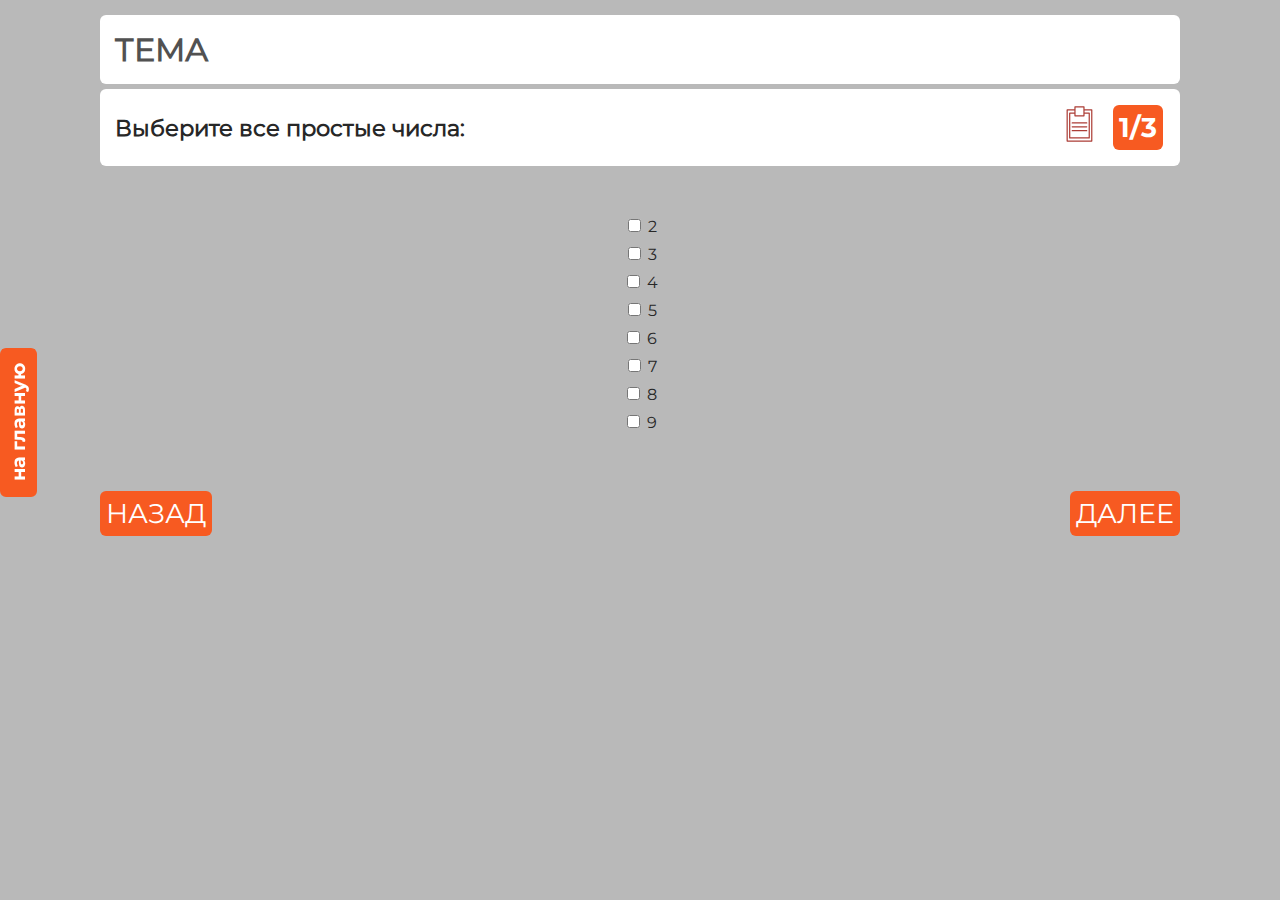
<file: test_many_of_many.html>
<!DOCTYPE html>
<html lang="en">
  <head>
    <meta charset="UTF-8" />
    <meta http-equiv="X-UA-Compatible" content="IE=edge" />
    <meta name="viewport" content="width=device-width, initial-scale=1.0" />
    <title>Document</title>
    <link rel="stylesheet" href="css/trenirovka.css" />
    <link rel="stylesheet" href="css/modal_windows.css" />
    <script defer src="js/test_many_of_many.js"></script>
  </head>
  <body>
    <div class="container">
      <div class="" id="back">
        <a href="index.html">на главную</a>
      </div>
      <div class="tabs">
        <div class="tab-body">
          <div class="tab-body__item active" id="tab-1">
            <div class="head">
              <h3 id="theme">ТЕМА</h3>
            </div>
            <div class="text">
              <!-- блок для вопроса -->
              <h3 id="title"></h3>
              <div id="doc">
                <img src="img/doc_fon.svg" alt="" class="icon" />
              </div>
              <div class="btn number_task" id="number_task"></div>
            </div>
            <!-- блок для ответов на вопрос -->
            <div class="tasks" id="tasks"></div>
            <!-- навигация -->
            <div class="moves">
              <button
                disabled
                class="btn tab-header_btn previos"
                data-target="tab-1"
              >
                НАЗАД
              </button>
              <div class="back btn">
                <a href="index.html">на главную</a>
              </div>
              <button
                class="btn tab-header_btn next"
                id="next"
                data-target="tab-2"
              >
                ДАЛЕЕ
              </button>
            </div>
          </div>
        </div>
      </div>
    </div>
    <!-- модальное окно Последовательность операций -->
    <div id="modal_wrapper" class="modal-wrapper">
      <div class="modal_main">
        <div id="close" class="modal__close">&times;</div>
        <div class="modal_body">
          <h3 class="modal__title">Последовательность операций</h3>
          <p class="modal_text">
            1.Текст Текст Текст Текст Текст Текст Текст Текст Текст Текст Текст
            Текст Текст Текст Текст Текст Текст Текст
          </p>
          <p class="modal_text">
            2.Текст Текст Текст Текст Текст Текст Текст Текст Текст Текст Текст
            Текст Текст Текст Текст Текст Текст Текст
          </p>
          <p class="modal_text">
            3.Текст Текст Текст Текст Текст Текст Текст Текст Текст Текст Текст
            Текст Текст Текст Текст Текст Текст Текст
          </p>
        </div>
      </div>
    </div>
  </body>
</html>
</file>
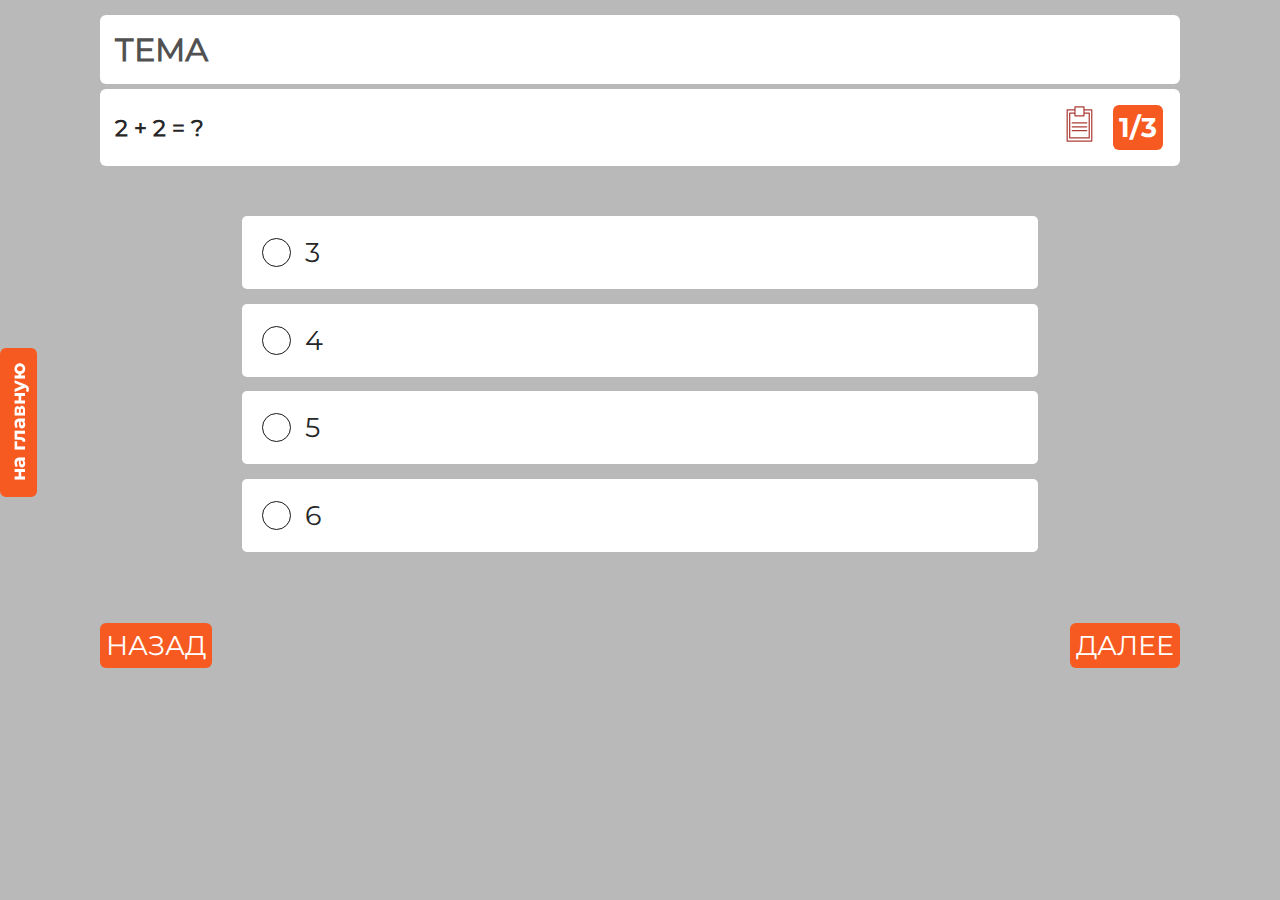
<file: test_one_of_many.html>
<!DOCTYPE html>
<html lang="en">
  <head>
    <meta charset="UTF-8" />
    <meta http-equiv="X-UA-Compatible" content="IE=edge" />
    <meta name="viewport" content="width=device-width, initial-scale=1.0" />
    <title>Document</title>
    <link rel="stylesheet" href="css/trenirovka.css" />
    <link rel="stylesheet" href="css/modal_windows.css" />
    <script defer src="js/test_one_of_many.js"></script>
  </head>
  <body>
    <div class="container">
      <div class="" id="back">
        <a href="index.html">на главную</a>
      </div>
      <div class="tabs">
        <div class="tab-body">
          <div class="tab-body__item active" id="tab-1">
            <div class="head">
              <h3 id="theme">ТЕМА</h3>
            </div>
            <div class="text">
              <!-- блок для вопроса -->
              <h3 id="title"></h3>
              <div id="doc">
                <img id="doc" src="img/doc_fon.svg" alt="" class="icon" />
              </div>
              <div class="btn number_task" id="number_task"></div>
            </div>
            <!-- блок для ответов -->
            <div class="tasks" id="tasks"></div>
            <!-- навигация -->
            <div class="moves">
              <button
                
                class="btn tab-header_btn previos"
                id="previos"
                data-target="tab-1"
              >
                НАЗАД
              </button>
              <div class="back btn">
                <a href="index.html">на главную</a>
              </div>
              <button
                class="btn tab-header_btn next"
                id="next"
                data-target="tab-2"
              >
                ДАЛЕЕ
              </button>
            </div>
          </div>
        </div>
      </div>
    </div>
    <!-- модальное окно Последовательность операцийе -->
    <div id="modal_wrapper" class="modal-wrapper">
      <div class="modal_main">
        <div id="close" class="modal__close">&times;</div>
        <div class="modal_body">
          <h3 class="modal__title">Последовательность операций</h3>
          <p class="modal_text">
            1.Текст Текст Текст Текст Текст Текст Текст Текст Текст Текст Текст
            Текст Текст Текст Текст Текст Текст Текст
          </p>
          <p class="modal_text">
            2.Текст Текст Текст Текст Текст Текст Текст Текст Текст Текст Текст
            Текст Текст Текст Текст Текст Текст Текст
          </p>
          <p class="modal_text">
            3.Текст Текст Текст Текст Текст Текст Текст Текст Текст Текст Текст
            Текст Текст Текст Текст Текст Текст Текст
          </p>
        </div>
      </div>
    </div>
  </body>
</html>
</file>
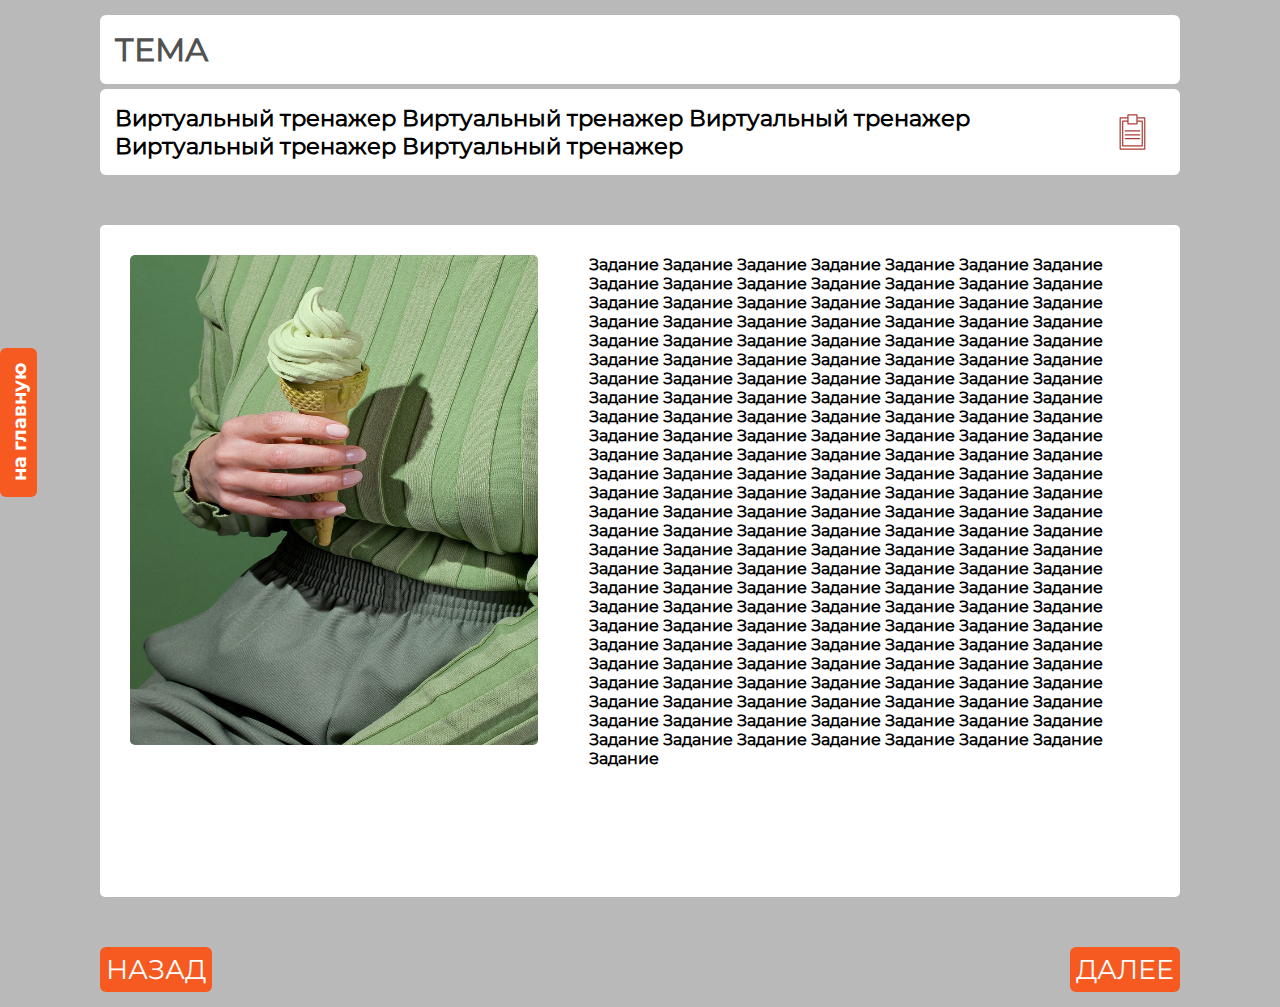
<file: virtual.html>
<!DOCTYPE html>
<html lang="en">
  <head>
    <meta charset="UTF-8" />
    <meta http-equiv="X-UA-Compatible" content="IE=edge" />
    <meta name="viewport" content="width=device-width, initial-scale=1.0" />
    <title>Document</title>
    <link rel="stylesheet" href="css/virtual.css">
    <script defer src="js/tabs&modal.js"></script>
    <link rel="stylesheet" href="css/trenirovka_adaptiv.css" />
    <link rel="stylesheet" href="css/modal_windows.css">
  </head>
  <body>
    <!-- <iframe src="quiz.html" frameborder="0" width="480" height="720" class="quiz-frame"></iframe> -->
    <div class="container">
      <!-- кнопка на главную -->
      <div class="" id="back">
        <a href="index.html">на главную</a>
      </div>
      <!-- раздел вкладок -->
      <div class="tabs">
        <div class="tab-body">
          <div class="tab-body__item active" id="tab-3">
            <div class="head">
              <h3 id="theme">ТЕМА</h3>
            </div>
            <div class="text">
              <h3 id="title">
                Виртуальный тренажер Виртуальный тренажер Виртуальный тренажер
                Виртуальный тренажер Виртуальный тренажер
              </h3>
              <img src="img/doc_fon.svg" alt="" class="icon" id="doc" />
            </div>
            <div class="virt">
              <img src="img/CNnMYU101yM.jpg" alt="" class="main_pic" />
              <h4 class="virt_text">
                Задание Задание Задание Задание Задание Задание Задание Задание
                Задание Задание Задание Задание Задание Задание Задание Задание
                Задание Задание Задание Задание Задание Задание Задание Задание
                Задание Задание Задание Задание Задание Задание Задание Задание
                Задание Задание Задание Задание Задание Задание Задание Задание
                Задание Задание Задание Задание Задание Задание Задание Задание
                Задание Задание Задание Задание Задание Задание Задание Задание
                Задание Задание Задание Задание Задание Задание Задание Задание
                Задание Задание Задание Задание Задание Задание Задание Задание
                Задание Задание Задание Задание Задание Задание Задание Задание
                Задание Задание Задание Задание Задание Задание Задание Задание
                Задание Задание Задание Задание Задание Задание Задание Задание
                Задание Задание Задание Задание Задание Задание Задание Задание
                Задание Задание Задание Задание Задание Задание Задание Задание
                Задание Задание Задание Задание Задание Задание Задание Задание
                Задание Задание Задание Задание Задание Задание Задание Задание
                Задание Задание Задание Задание Задание Задание Задание Задание
                Задание Задание Задание Задание Задание Задание Задание Задание
                Задание Задание Задание Задание Задание Задание Задание Задание
                Задание Задание Задание Задание Задание Задание Задание Задание
                Задание Задание Задание Задание Задание Задание Задание Задание
                Задание Задание Задание Задание Задание Задание Задание Задание
                Задание Задание Задание Задание Задание Задание Задание
              </h4>
            </div>
            <!-- навигация по вкладкам -->
            <div class="moves">
              <button disabled class="btn tab-header_btn previos" data-target="tab-2">
                НАЗАД
              </button>
              <div class="back btn" >
                <a href="index.html">на главную</a>
              </div>
              <button
                disabled
                class="btn tab-header_btn next"
                data-target="tab-4"
              >
                ДАЛЕЕ
              </button>
            </div>
          </div>
        </div>
      </div>
    </div>
    <!-- модальное окно Последовательность операций -->
    <div id="modal_wrapper" class="modal-wrapper">
        <div class="modal_main">
          <div id="close" class="modal__close">&times;</div>
          <div class="modal_body">
            <h3 class="modal__title">Последовательность операций</h3>
            <p class="modal_text">
              1.Текст Текст Текст Текст Текст Текст Текст Текст Текст Текст Текст
              Текст Текст Текст Текст Текст Текст Текст
            </p>
            <p class="modal_text">
              2.Текст Текст Текст Текст Текст Текст Текст Текст Текст Текст Текст
              Текст Текст Текст Текст Текст Текст Текст
            </p>
            <p class="modal_text">
              3.Текст Текст Текст Текст Текст Текст Текст Текст Текст Текст Текст
              Текст Текст Текст Текст Текст Текст Текст
            </p>
          </div>
        </div>
      </div>
  </body>
</html>
</file>
<file: css/style.css>
:root {
  --main-bg-color: #b9b9b9;
  --main-font-color: #272727;
  --head-line-color: #515151;
  --main-color: #f75a21;
  --first-item: #ff7322;
  --second-item: #f0581c;
  --third-item: #ac3d36;
  --btn-color: #ac3d36;
  --line-item-font-size: 19px;
  --main_font_size: 30px;
  --middle-font-size:16px;
}
@font-face {
  font-family: "text";
  font-display: swap;
  src: url(Montserrat-Regular.ttf);
}
@font-face {
  font-family: "title";
  font-display: swap;
  src: url(Montserrat-Bold.ttf);
}

body {
  background-color: var(--main-bg-color);
  margin: 0px;
  font-family: "text";
  color: var(--main-font-color);
}

/*  #region Header */
.header {
  display: flex;
  justify-content: space-between;
  gap: 10%;
  width: 100%;
  /* max-width: 1440px; */
}
#info {
  display: flex;
  margin-left: 5%;
  align-items: center;
}
.head {
  position: relative;
  left: -2%;
  font-size: var(--main_font_size);
  font-family: "title";
}
.head_item {
  border-left: 4px solid var(--head-line-color);
  padding: 8px;
  width: 50%;
  /* max-width: 180px; */
  font-size: var(--middle-font-size);
  transition: 0.3s;
}
.head,
.head_item {
  margin-bottom: 5px;
}
.head_item:hover {
  cursor: pointer;
  color: white;
}
/* #endregion */
/*  #region Title */
.title {
  background-color: white;
  border-top: 4px solid var(--main-color);
  border-bottom: 4px solid var(--main-color);
  display: flex;
  justify-content: center;
  align-items: center;
  gap: 5%;
  padding-left: 5%;
}
.title > h3 {
  font-size: var(--main_font_size);
  margin: 15px;
}
#theme {
  color: var(--head-line-color);
}
/* #endregion */
/*  #region Main */
.main {
  display: grid;
  grid-template-columns: 60% 40%;
  padding: 2%;
  gap: 20px;
  align-items: start;
}
.items {
  display: grid;
  padding-left: 20px;
  gap: 3%;
  align-items: center;
}

#first,
#first::after,
#line_first::before,
#line_first::after {
  background-color: var(--first-item);
 
}
#second,
#second::after,
#line_second::before,
#line_second::after {
  background-color: var(--second-item);
  
}
#third,
#third::after,
#line_third::before,
#line_third::after {
  background-color: var(--third-item);
}
#line_first{
 border-color: var(--first-item);
}
#line_second{
border-color: var(--second-item);
}
#line_third{
border-color: var(--third-item);
}


.line_item {
  border: 4px solid ;
  width: 100%;
  min-height: 150px;
  height: 100%;
  background-color: #fff;
  display: -webkit-flex;
  display: flex;
  -webkit-flex-direction: row;
  flex-direction: row;
  -webkit-justify-content: center;
  justify-content: center;
  position: relative;
  margin-bottom: 20px;
}
.line_item::before {
  content: "";
  position: absolute;
  width: 10px;
  height: 104%;
  left: -20px;
  top: -4px;
}
.line_item::after {
  content: "";
  position: absolute;
  width: 45px;
  height: 104%;
  right: -55px;
  border-radius: 0 100% 100% 0/0 50% 50% 0;
  top: -4px;
}
.ssilka {
  width: 20%;
  display: -webkit-flex;
  display: flex;
  -webkit-flex-direction: row;
  flex-direction: row;
  -webkit-align-items: center;
  align-items: center;
  text-align: left;
  padding: 0 20px;
  position: relative;
  z-index: 1;
  text-decoration: none;
}
.ssilka:hover {
  cursor: pointer;
}
.ssilka::after {
  content: "";
  height: 100%;
  width: 150px;
  border-bottom-right-radius: 50%;
  border-top-right-radius: 50%;
  position: absolute;
  right: -150px;
  top: 0;
  z-index: 0;
}
.title_item {
  color: #fff;
  font-size: var(--line-item-font-size);
  font-family: "text";
  word-wrap: break-word;
}
.img_item {
  width: 80%;
  height: 60%;
  margin: 10%;
}
.img {
  display: -webkit-flex;
  display: flex;
  -webkit-justify-content: center;
  justify-content: center;
  -webkit-align-items: center;
  align-items: center;
  background-color: #fff;
  border-radius: 50%;
  width: 120px;
  height: 120px;
  position: absolute;
  right: -130px;
  top: 50%;
  z-index: 1;
  -webkit-transform: translateY(-50%);
  transform: translateY(-50%);
}

.righ {
  height: 90%;
  width: 70%;
  padding: 15px 5px 15px 160px;
  display: -webkit-flex;
  display: flex;
  -webkit-flex-direction: row;
  flex-direction: row;
}

.icons {
  display: flex;
  flex-direction: column;
  justify-content: space-between;
  position: relative;
  right: 0px;
  top: -5%;
  align-items: center;
}
.text {
  -webkit-flex: 1 1;
  flex: 1 1;
  display: -webkit-flex;
  display: flex;
  -webkit-flex-direction: column;
  flex-direction: column;
  -webkit-justify-content: space-between;
  justify-content: space-between;
}
.text > h4 {
  margin: 0px 0px 20px;
  font-size: var(--line-item-font-size);
}
.pod {
  color: var(--head-line-color);
}
.icon:hover {
  scale: 1.1;
  cursor: pointer;
  transition: 0.3s;
}
#doc,
#doc_2,
#doc_3 {
  width: 50px;
  height: 50px;
}
#play {
  width: 40px;
  height: 40px;
}
/* main_dop */
.main_dop {
  display: flex;
  flex-direction: column;
  align-items: center;
  gap: 10px;
  padding-left: 10%;
  color: var(--head-line-color);
}
.logo_line,
.logo_noline {
  font-family: "title";
  margin: 10px;
  display: flex;
}
.logo {
  width: 65%;
}
.logo_noline {
  font-size: 25px;
}
.logo_line {
  font-size: var(--main_font_size);
  border-bottom: 4px solid var(--head-line-color);
  width: max-content;
}
/* #endregion */
/* #region таблица Ключевые слова */
table.iksweb {
  width: 100%;
  border-collapse: collapse;
  border-spacing: 0;
  height: auto;
  margin-top: 10px;
}
table.iksweb,
table.iksweb td,
table.iksweb th {
  border: 1px solid #595959;
}
table.iksweb td,
table.iksweb th {
  padding: 3px;
  width: 30px;
  height: 35px;
}
table.iksweb th {
  background: #347c99;
  color: #fff;
  font-weight: normal;
}
/* #endregion */
</file>
<file: css/modal_windows.css>
/*  #region ModaWindows */
.modal-wrapper,
#words,
#recomends,
#recomends_2,
#recomends_3{
  position: fixed;
  top: 0;
  left: 0;
  z-index: 10;
  width: 100%;
  height: 100%;
  display: none;
  overflow: hidden;
  background-color: rgba(0, 0, 0, 0.34);
}

.modal_main {
  position: relative;
  top: 30px;
  max-width: 80%;
  height: 80%;
  padding: 30px;
  background-color: #fefefe;
  display: block;
  margin: auto;
  overflow: auto;
  border: 4px solid var(--main-color);
  border-radius: 15px;
  font-family: "text";
}
.slaid{
   overflow: hidden;
  /*padding: 10px; */
  
}

/* Редактор прокрутки модального окна */
.modal_main::-webkit-scrollbar {
  width: 10px;
  border-radius: 90px;
}
.modal_main::-webkit-scrollbar-thumb {
  border-radius: 90px;
  background-color: var(--head-line-color);
}
.modal_main::-webkit-scrollbar-track {
  border-radius: 90px;
  background-color: #d5d5d5;
}
.modal__close {
  /* display: flex;
  position: fixed;
  top: 45px;
  right: 115px;
  cursor: pointer;
  font-size: 8vh;
  color: var(--main-color);
  height: 30px;
  width: 30px; */
  background-color: var(--main-color);
  border-radius: 100%;

  display: flex;
  justify-content: center;

  position: fixed;
  top: 10px;
  right: 7.2%;

  cursor: pointer;
  width: 30px;
  height: 30px;
  font-size: 20px;
  color: white;
  /* border-radius: 50%; */
}

.modal__close:hover {
  color: var(--third-item);
}
.modal__title {
  font-size: 4.5vh;
  margin-top: 0px;
  margin-bottom: 0px;
  font-family: "title";
}
.modal_text {
  font-size: 2.5vh;
}
/* #endregion */
</file>
<file: css/style_adaptiv.css>
@media screen and (max-width: 768px) {
  /*  #region Header */
  .header {
    flex-direction: column;
  }
  .head_item {
    font-size: 20px;
  }
  .head {
    margin-left: 6%;
    font-size: 30px;
    margin-bottom: 3%;
  }
  .title > h3 {
    font-size: 22px;
  }
  /* #endregion */
  /*  #region Main */
  .main {
    display: flex;
    flex-direction: column-reverse;
    padding: 5%;
  }
  .main_dop{
    padding: 0px;
  }
  .logo_noline {
    font-size: 22px;
  }
  .logo_line {
    font-size: 25px;
  }
  .items {
    padding-left: 0%;
  }
  .line_item {
    width: 95%;
  }
  .ssilka {
    width: 30%;
  }
  .title_item {
    font-size: 20px;
  }
  .righ {
    height: 85%;
  }
  .text > h4 {
    margin-bottom: 0px;
    font-size: 14px;
  }
  .icons {
    justify-content: space-between;
    top: auto;
  }
  .icon {
    width: 55px;
    height: 55px;
  }
  #play {
    width: 40px;
    height: 40px;
  }
  /* #endregion */
}
</file>
<file: css/eom1.css>
:root {
  --main-bg-color: #b9b9b9;
  --main-font-color: #272727;
  --head-line-color: #515151;
  --main-color: #f75a21;
  --first-item: #ff7322;
  --second-item: #f0581c;
  --third-item: #ac3d36;
  --btn-color: #ac3d36;
}
@font-face {
  font-family: "text";
  font-display: swap;
  src: url(Montserrat-Regular.ttf);
}
@font-face {
  font-family: "title";
  font-display: swap;
  src: url(Montserrat-Bold.ttf);
}

body {
  background-color: var(--main-bg-color);
  margin: 0px;
  font-family: "text";
  color: var(--main-font-color);
}
.container {
  display: grid;
  padding-left: 30px;
}
.btn {
  background-color: var(--btn-color);
  border: none;
  border-radius: 6px;
  width: max-content;
  color: white;
  padding: 6px;
  font-size: 3vh;
  font-family: "title";
}

/* #region кнопка На главную */
/* .back {
  display: none;
} */
#back {
  display: flex;
  align-items: center;
  justify-content: center;
  text-align: center;

  background-color: var(--btn-color);
  border: none;
  border-radius: 6px;
  color: white;
  padding: 12px 6px;

  font-size: 120%;
  font-family: "title";

  position: fixed;
  left: 0;
  /* top: 250px; */
  top: 40%;
  margin-top: -0.625em;

  cursor: pointer;

  width: 25px;
  min-height: 125px;
  max-height: max-content;

  -webkit-writing-mode: tb-rl;
  -ms-writing-mode: tb-rl;
  writing-mode: tb-rl;
  -webkit-transform: rotate(180deg);

  transform: rotate(180deg);
  z-index: 10;
  transition: 0.3s ease;
  cursor: pointer;
}
.hidden_back {
  display: none;

  
  align-items: center;
  justify-content: center;
  text-align: center;

  background-color: var(--btn-color);
  border: none;
  border-radius: 6px;
  color: white;
  padding: 12px 6px;

  z-index: 10;
  transition: 0.3s ease;
  cursor: pointer;

  width: max-content;
  max-height: max-content;
}
#back > a,
.hidden_back > a {
  color: white;
  text-decoration: none;
}
.back:hover,
#back:hover,
.hidden_back:hover {
  background-color: var(--third-item);
}
.previos {
  background-color: var(--main-color);
  border-radius: 100%;

  display: flex;
  justify-content: center;

  position: fixed;
  top: 10px;
  right: 7.2%;

  cursor: pointer;
  width: 30px;
  height: 30px;
  font-size: 20px;
  color: white;

  /* position: absolute;
  z-index: 10;
  width: 40px;
  height: 40px;
  border-radius: 50%;
  font-size: 20px;
  background-color: var(--main-color);
  top: -20px;
  right: -20px;
  color: #fff;
  display: -webkit-flex;
  display: flex;
  -webkit-align-items: center;
  align-items: center;
  -webkit-justify-content: center;
  justify-content: center;
  cursor: pointer; */
}

/* #endregion */
/* #region Заголовок вкладок */
.head,
.text {
  background-color: white;
  padding: 15px;
  border-radius: 6px;
  font-size: 3vh;
  margin-top: 5px;
  display: grid;
  grid-template-columns: 95% 5%;
  justify-content: space-between;
  align-items: center;
}
#theme {
  margin: 0px;
  color: var(--head-line-color);
}
#title {
  margin: 0px;
  font-size: 2.5vh;
}
.icon {
  width: 7vh;
  height: 7vh;
  transition: 0.3s;
}
.icon:hover {
  cursor: pointer;
  scale: 1.1;
}

.tabs {
  padding: 10px 100px 10px 70px;
  height: 600px;
}

/* #endregion */
/* #region основной блок вкладок */
.moves {
  display: flex;
  justify-content: space-between;
  position: static;
  padding-bottom: 15px;
  padding-top: 15px;
}
.tab-header_btn {
  font-family: "text";
}


/* #region Работа с видео */
.video_lection {
  display: grid;
  justify-items: center;
  align-items: center;
  /* height: 10%; */
  width: 100%;
  padding: 50px 0px 35px 0px;
}
#video {
  width: 100%;
  /* height: 450px; */
  border-radius: 5px;
  margin: 2px;
}
/* #endregion */
.main {
  z-index: 1;
  position: relative;
  height: 100%;
  display: -webkit-box;
  display: -webkit-flex;
  display: -ms-flexbox;
  display: flex;
  -webkit-box-pack: center;
  -webkit-justify-content: center;
  -ms-flex-pack: center;
  justify-content: center;
  -webkit-box-align: center;
  -webkit-align-items: center;
  -ms-flex-align: center;
  align-items: center;

  margin-top: 50px;
  margin-bottom: 30px;
  border-radius: 5px;
  /* min-height: 69vh; */
  max-height: max-content;
  /* max-width: 400px; */
  /* padding: 30px; */
  background-color: white;
}
.sublayers {
  width: 100%;
  height: 100%;
  position: absolute;
  opacity: 1;
  -webkit-transition: opacity 0.3s ease-out;
  transition: opacity 0.3s ease-out;
}
.info {
  position: absolute;
  z-index: 2;
  cursor: pointer;
  -webkit-border-radius: 0;
  border-radius: 0;
  overflow: unset;
}
.main_bg,
.hover_img {
  object-fit: cover;
  width: 100%;
  height: 100%;
}
.hover_img{
  /* padding: 30px; */
  position: absolute;
    top: 0px;
    left: 0px;
    width: 100%;
    height: 100%;
    pointer-events: none;
    z-index: 3;
    opacity: 1;
    -webkit-transition: opacity .4s;
    transition: opacity .4s;
}
.hide {
  display: none;
}
.content {
  margin-bottom: 100px;
 height: 100%;
  /* max-height: 500px; */
  position: relative;
  background: #fff;
  -webkit-border-radius: 5px;
  border-radius: 5px;
  z-index: 5;
  display: -ms-grid;
  display: grid;
  -ms-grid-rows: 1fr auto;
  grid-template-rows: 1fr auto;

  overflow-y: auto;
  overflow-x: hidden;
}
.article_title {
  position: sticky;
  top: 0;
  padding-right: 45px;
}
.article_title > h3 {
  margin-bottom: 10px;
  margin-top: 0px;
  font-size: 20px;
  color: var(--btn-color);
}
/* #region Редактор прокрутки окна */
.article::-webkit-scrollbar {
  width: 10px;
  margin-right: 10px;
  border-radius: 5px;
}
.article::-webkit-scrollbar-thumb {
  margin-right: 10px;
  border-radius: 5px;
  background-color: var(--head-line-color);
}
.article::-webkit-scrollbar-track {
  margin-right: 10px;
  border-radius: 5px;
  background-color: #d5d5d5;
}
/* #endregion */
.article {
  font-size: 16px;
  overflow-y: auto;
  overflow-x: hidden;
}


.imgs, .imgs_vetical {
  display: grid;
  grid-template-columns: repeat(3,1fr);
  gap: 1%;
  justify-content: center;
  padding: 5px;
}
.imgs_vetical{
  display: grid;
  grid-template-columns: auto;
  justify-items: center;
  gap: 0;
}
.imgs > img, .imgs_vetical>img {
  height: 100%;
  width: 100%;
  object-fit: contain;
}
/* #endregion */
</file>
<file: css/trenirovka_adaptiv.css>
@media screen and (max-width: 768px) {
    .container{
        padding: 30px;
    }
    #back{
        display: none;
    }
    .hidden_back{
        display: block;
    }
    /* #region Заголовок вкладок */
    .tabs{
        padding: 0px;
    }
    .head{
        font-size: 3vh;
    }
    .text{
        grid-template-columns: 70% 15% 15%;
       
    }
    #title{
        font-size: 2.5vh;
    }
    #doc{
        display: flex;
        justify-content: flex-end;
        position: absolute;
        right: 12%;
    }
    .icon{
        width: 55px;
        height: 55px;
    }
    .number_task{
        position: absolute;
        right: 5%;
    }
    /* #endregion */
    /* #region Основной блок вкладок */
    .tasks{
        padding: 30px 0px 60px;
        width: 100%;
    }
    .task{
        width: 95%;
        padding: 20px;
    }
    .virt {
        grid-template-columns: 50% 45%;
        height: 398px;
    }
    /* #endregion */
    /*  */
    .moves{
        position: static;
        padding-bottom: 15px;
        padding-top: 15px;
    }
    .back{
       display: block;
    }
    .back>a{
        text-decoration: none;
        color: inherit;
        font-family: inherit;
    }
}
</file>
<file: css/trenirovka.css>
:root {
  --main-bg-color: #b9b9b9;
  --main-font-color: #272727;
  --head-line-color: #515151;
  --main-color: #f75a21;
  --first-item: #ff7322;
  --second-item: #f0581c;
  --third-item: #ac3d36;
  --btn-color: #ac3d36;
}
@font-face {
  font-family: "text";
  font-display: swap;
  src: url(Montserrat-Regular.ttf);
}
@font-face {
  font-family: "title";
  font-display: swap;
  src: url(Montserrat-Bold.ttf);
}

body {
  background-color: var(--main-bg-color);
  margin: 0px;
  font-family: "text";
  color: var(--main-font-color);
}
.container {
  display: grid;
  padding-left: 30px;
}
.btn {
  background-color: var(--main-color);
  border: none;
  border-radius: 6px;
  width: max-content;
  color: white;
  padding: 6px;
  font-size: 3vh;
  font-family: "title";
}

/* #region кнопка На главную */
.back {
  display: none;
}
#back {
  display: flex;
  align-items: center;
  justify-content: center;
  text-align: center;

  background-color: var(--main-color);
  border: none;
  border-radius: 6px;
  color: white;
  padding: 12px 6px;

  font-size: 120%;
  font-family: "title";

  position: fixed;
  left: 0;
  /* top: 250px; */
  top: 40%;
  margin-top: -0.625em;

  cursor: pointer;

  width: 25px;
  min-height: 125px;
  max-height: max-content;

  color: #fff;

  -webkit-writing-mode: tb-rl;
  -ms-writing-mode: tb-rl;
  writing-mode: tb-rl;
  -webkit-transform: rotate(180deg);

  transform: rotate(180deg);
  z-index: 10;
  transition: 0.3s ease;
}
#back > a {
  color: white;
  text-decoration: none;
}
.back:hover,
#back:hover,
.tab-header_btn:hover {
  cursor: pointer;
  background-color: var(--third-item);
}

/* #endregion */
/* #region Заголовок вкладок */
.head,
.text {
  background-color: white;
  padding: 15px;
  border-radius: 6px;
  font-size: 3vh;
  margin-top: 5px;
  display: grid;
  grid-template-columns: 90% 5% 5%;
  justify-content: space-between;
  align-items: center;
}
#theme {
  margin: 0px;
  color: var(--head-line-color);
}
#title {
  margin: 0px;
  font-size: 2.5vh;
}
.icon {
  width: 40px;
  height: 40px;
  transition: 0.3s;
}
.icon:hover {
  cursor: pointer;
  scale: 1.1;
}

.tabs {
  padding: 10px 100px 10px 70px;
  height: 600px;
}

/* #endregion */
/* #region основной блок вкладок */
.allTasks{
  display: grid;
  grid-template-columns: repeat(2,50%);
  gap: 20%;
}
.questions,.answers{
  display: flex;
  flex-direction: column;
  gap: 10px;
}
.question,.answer{
  background-color: white;
  border-radius: 5px;
  padding: 10px;

  font-size: 3vh;

  display: flex;
  justify-content: space-between;
  gap: 10%;
 

  /* height: 80%; */
  /* width: 110%; */
}
.answer{
  padding: 5px;
  width: max-content;
  background-color: #f75a21;
  height: 30px;
  width: 30px;
  cursor: pointer;
  justify-content: center;
}

.drag-enter{
  background-color: #272727;
}
.place,.home{
  background-color: #d6d6d6;
  border-radius: 5px;
  height: 40px;
  min-width: 40px;
}
.home{
  min-width: 40px;
  max-width: max-content;
}
.tasks {
  display: grid;
  justify-items: center;
  align-items: center;
  /* height: 10%; */
  width: 100%;
  padding: 50px 0px 100px 0px;
  gap: 5%;
}
.task {
  background-color: white;
  border-radius: 5px;
  padding: 20px;
  font-size: 3vh;
  display: flex;
  width: 70%;
}
/* #region Кастом радиокнопок */
.custom-radio {
  position: absolute;
  z-index: -1;
  opacity: 0;
  transition: 0.5s;
}
.custom-radio + label {
  display: inline-flex;
  align-items: center;
  user-select: none;
  transition: 0.5s;
}
label:hover {
  cursor: pointer;
}
.custom-radio:hover {
  cursor: pointer;
}
.custom-radio + label::before {
  content: "";
  display: inline-block;
  width: 1em;
  height: 1em;
  flex-shrink: 0;
  flex-grow: 0;
  border: 1px solid #191616;
  border-radius: 50%;
  margin-right: 0.5em;
  background-repeat: no-repeat;
  background-position: center center;
  background-size: 50% 50%;
}
.custom-radio:not(:disabled):not(:checked) + label:hover::before {
  border-color: var(--main-color);
}
.custom-radio:checked + label::before {
  background-image: url(radioButton.png);
  background-size: cover;
  border-color: #191616;
}
/* #endregion */
.moves {
  display: flex;
  justify-content: space-between;
  position: static;
  padding-bottom: 15px;
  padding-top: 15px;
}
.tab-header_btn {
  font-family: "text";
}
.tab-body__item {
  display: none;
  /* height: 450px; */
}
.active {
  display: block;
}
.video_lection {
  display: grid;
  justify-items: center;
  align-items: center;
  /* height: 10%; */
  width: 100%;
  padding: 50px 0px 35px 0px;
}
#video {
  width: 100%;
  /* height: 450px; */
  border-radius: 5px;
  margin: 2px;
}
.virt {
  background-color: white;
  display: grid;
  grid-template-columns: 40% 55%;
  gap: 5%;
  justify-items: center;
  margin-top: 50px;
  margin-bottom: 35px;
  border-radius: 5px;
  height: 85%;
  padding: 30px;
  overflow: scroll;
}
/* #region Редактор прокрутки модального окна */
.virt::-webkit-scrollbar {
  width: 10px;
  margin-right: 10px;
  border-radius: 5px;
}
.virt::-webkit-scrollbar-thumb {
  margin-right: 10px;
  border-radius: 5px;
  background-color: var(--head-line-color);
}
.virt::-webkit-scrollbar-track {
  margin-right: 10px;
  border-radius: 5px;
  background-color: #d5d5d5;
}
/* #endregion */
.main_pic {
  object-fit: cover;
  width: 90%;
  height: 80%;
  border: 1px solid #bbbbbb;
}
.virt_text {
  margin: 0px;
}
/* #endregion */
</file>
<file: css/virtual.css>
:root {
  --main-bg-color: #b9b9b9;
  --main-font-color: #272727;
  --head-line-color: #515151;
  --main-color: #f75a21;
  --first-item: #ff7322;
  --second-item: #f0581c;
  --third-item: #ac3d36;
  --btn-color: #ac3d36;
}
@font-face {
  font-family: "text";
  font-display: swap;
  src: url(Montserrat-Regular.ttf);
}
@font-face {
  font-family: "title";
  font-display: swap;
  src: url(Montserrat-Bold.ttf);
}

  body {
    background-color: var(--main-bg-color);
    margin: 0px;
    font-family: "text";
  }
  .container {
    display: grid;
    padding-left: 30px;
  }
  .btn {
    background-color: var(--main-color);
    border: none;
    border-radius: 6px;
    width: max-content;
    color: white;
    padding: 6px;
    font-size: 3vh;
    font-family: "title";
  }
  
  /* #region кнопка На главную */
  .back {
    display: none;
  }
  #back {
    display: flex;
    align-items: center;
    justify-content: center;
    text-align: center;
  
    background-color: var(--main-color);
    border: none;
    border-radius: 6px;
    color: white;
    padding: 12px 6px;
  
    font-size: 120%;
    font-family: "title";
  
    position: absolute;
    left: 0;
    /* top: 250px; */
    top: 40%;
    margin-top: -0.625em;
  
    cursor: pointer;
  
    width: 25px;
    min-height: 125px;
    max-height: max-content;
  
    color: #fff;
  
    -webkit-writing-mode: tb-rl;
    -ms-writing-mode: tb-rl;
    writing-mode: tb-rl;
    -webkit-transform: rotate(180deg);
  
    transform: rotate(180deg);
    z-index: 10;
    transition: 0.3s ease;
  }
  #back > a {
    color: white;
    text-decoration: none;
  }
  .back:hover,
  #back:hover,
  .tab-header_btn:hover {
    cursor: pointer;
    background-color: var(--third-item);
  }
  /* #endregion */
  /* #region Заголовок вкладок */
  .head,
  .text {
    background-color: white;
    padding: 15px;
    border-radius: 6px;
    font-size: 3vh;
    margin-top: 5px;
    display: grid;
    grid-template-columns: 95% 5% ;
    justify-content: space-between;
    align-items: center;
  }
  #theme {
    margin: 0px;
    color: var(--head-line-color);
  }
  #title {
    margin: 0px;
    font-size: 2.5vh;
  }
  .icon {
    width: 40px;
    height: 40px;
    transition: 0.3s;
  }
  .icon:hover {
    cursor: pointer;
    scale: 1.1;
  }
  
  .tabs {
    padding: 10px 100px 10px 70px;
    height: 600px;
  }
  
  /* #endregion */
  /* #region основной блок вкладок */
  .tasks {
    display: grid;
    gap: 2%;
    margin: 2%;
    justify-items: center;
    height: 90%;
  }
  .task {
    background-color: white;
    border-radius: 5px;
    padding: 20px;
    font-size: 3vh;
    display: flex;
    width: 50%;
  }
.moves {
  display: flex;
  justify-content: space-between;
  position: static;
  padding-bottom: 15px;
  padding-top: 15px;
}
.tab-header_btn {
  font-family: "text";
}
.tab-body__item {
  display: none;
  /* height: 450px; */
}
.active {
  display: block;
}

.virt {
    background-color: white;
    display: grid;
    grid-template-columns: 40% 55%;
    gap: 5%;
    justify-items: center;
    margin-top: 50px;
    margin-bottom: 35px;
    border-radius: 5px;
    height: 85%;
    padding: 30px;
    overflow: scroll;
  }
  /* #region Редактор прокрутки модального окна */
  .virt::-webkit-scrollbar {
    width: 10px;
    margin-right: 10px;
    border-radius: 5px;
  }
  .virt::-webkit-scrollbar-thumb {
    margin-right: 10px;
    border-radius: 5px;
    background-color: var(--head-line-color);
  }
  .virt::-webkit-scrollbar-track {
    margin-right: 10px;
    border-radius: 5px;
    background-color: #d5d5d5;
  }
  /* #endregion */
  .main_pic {
    width: 100%;
    height: 80%;
    border-radius: 5px;
  }
  .virt_text {
    margin: 0px;
  }
  /* #endregion */
</file>
